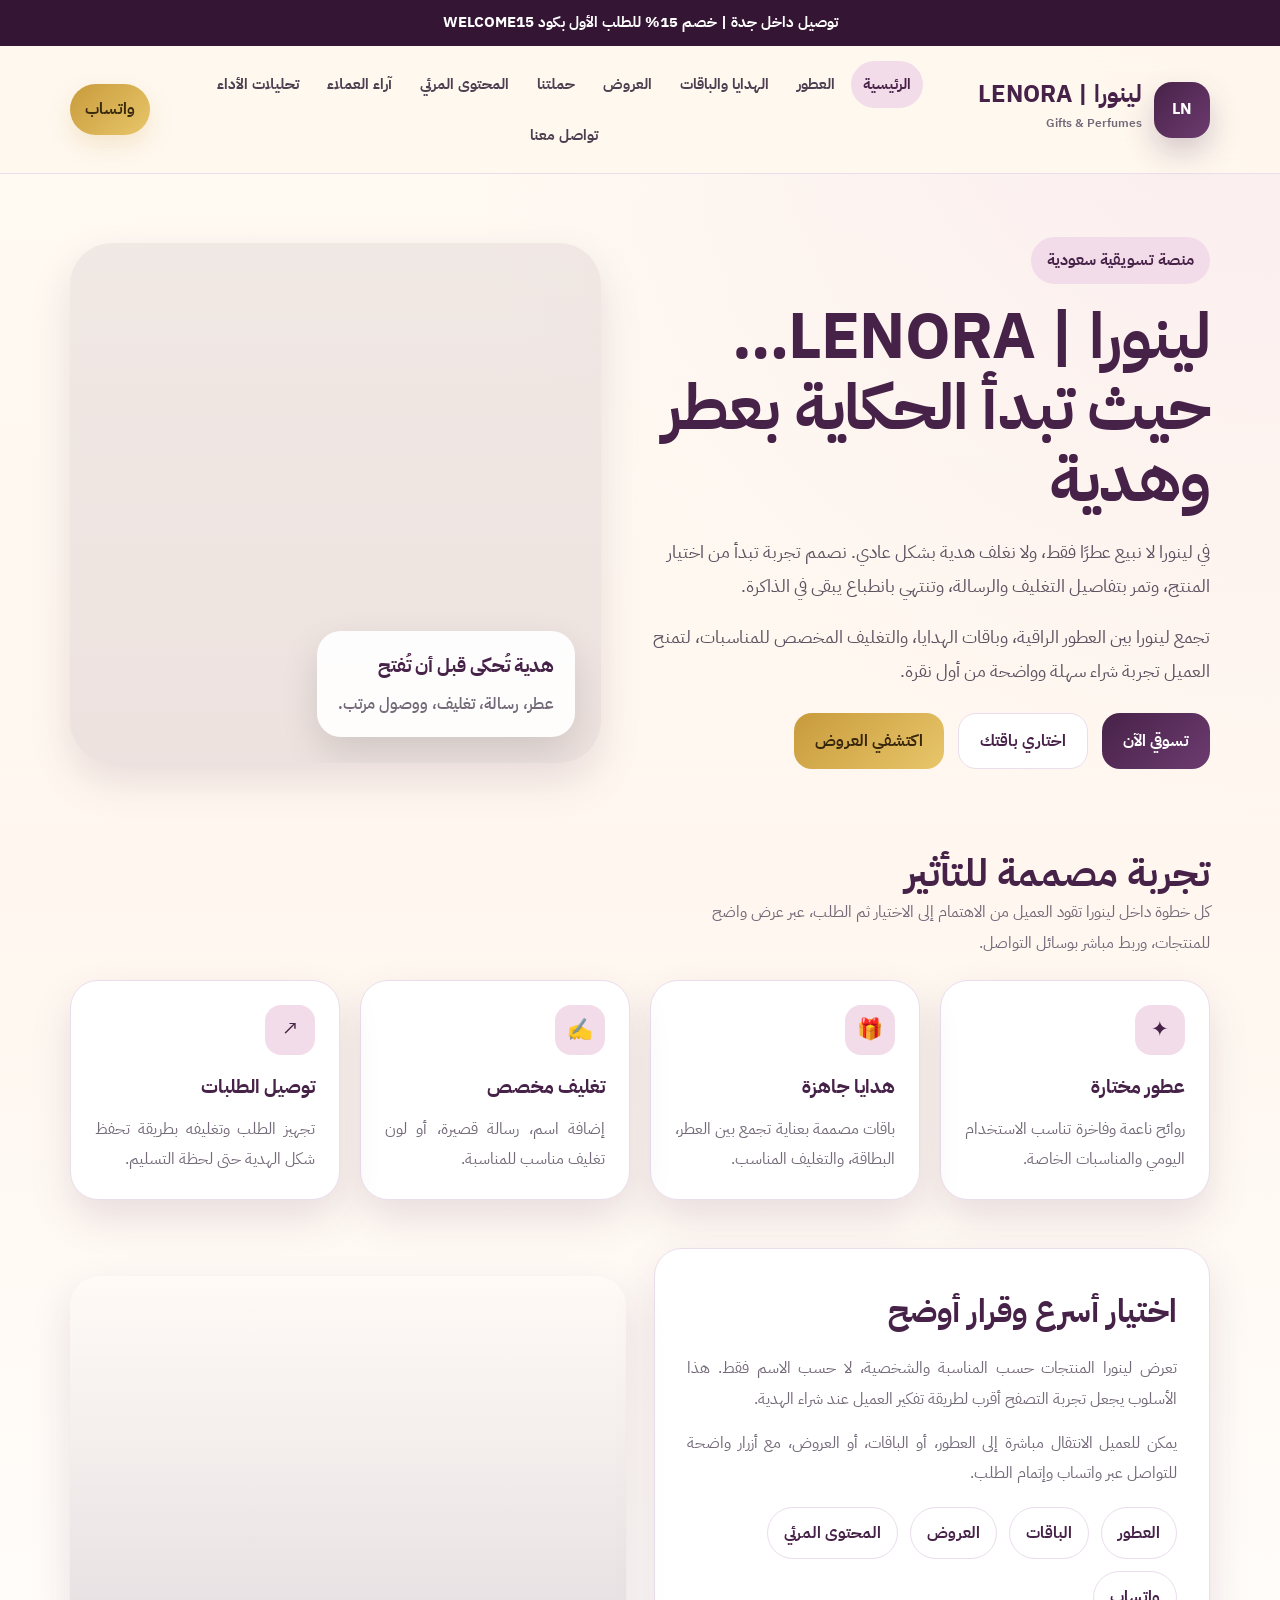
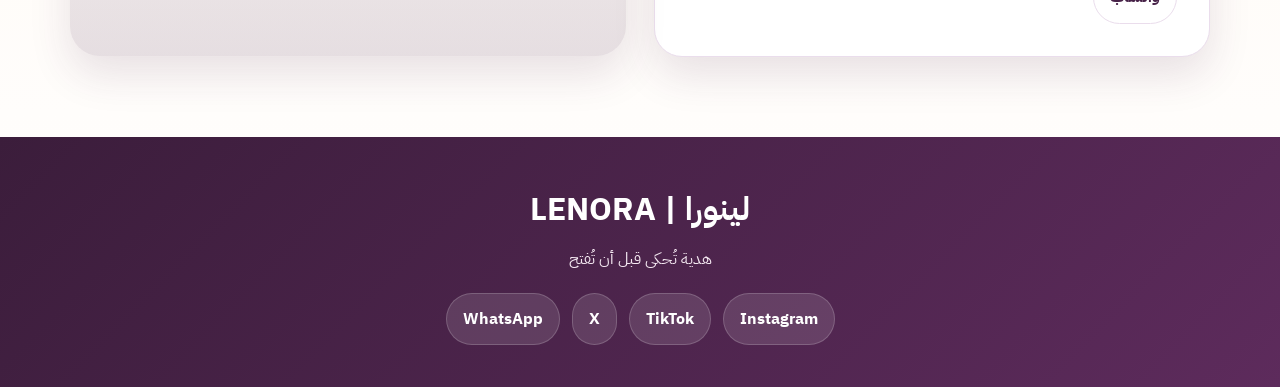
<file: index.html>
<!DOCTYPE html>
<html lang="ar" dir="rtl">
<head>
  <meta charset="UTF-8">
  <meta name="viewport" content="width=device-width, initial-scale=1.0">
  <title>لينورا | LENORA</title>
  <meta name="description" content="منصة لينورا التسويقية للعطور والهدايا وباقات المناسبات.">
  <link rel="stylesheet" href="style.css">
</head>

<body>

<div class="topbar">توصيل داخل جدة | خصم 15% للطلب الأول بكود WELCOME15</div>

<header class="header">
  <nav class="nav">
    <a class="brand" href="index.html">
      <div class="logo">LN</div>
      <div>
        <h1>لينورا | LENORA</h1>
        <small>Gifts & Perfumes</small>
      </div>
    </a>

    <div class="links">
      <a href="index.html" class="active">الرئيسية</a>
      <a href="products.html">العطور</a>
      <a href="gifts.html">الهدايا والباقات</a>
      <a href="offers.html">العروض</a>
      <a href="campaign.html">حملتنا</a>
      <a href="media.html">المحتوى المرئي</a>
      <a href="reviews.html">آراء العملاء</a>
      <a href="analytics.html">تحليلات الأداء</a>
      <a href="contact.html">تواصل معنا</a>
    </div>

    <a class="whatsapp" href="https://wa.me/966501081628" target="_blank" rel="noopener noreferrer">واتساب</a>
  </nav>
</header>

<main>

<section class="hero">
  <div>
    <span class="pill">منصة تسويقية سعودية</span>

    <h2>لينورا | LENORA… حيث تبدأ الحكاية بعطر وهدية</h2>

    <p>
      في لينورا لا نبيع عطرًا فقط، ولا نغلف هدية بشكل عادي. نصمم تجربة تبدأ من اختيار المنتج، وتمر بتفاصيل التغليف والرسالة، وتنتهي بانطباع يبقى في الذاكرة.
    </p>

    <p>
      تجمع لينورا بين العطور الراقية، وباقات الهدايا، والتغليف المخصص للمناسبات، لتمنح العميل تجربة شراء سهلة وواضحة من أول نقرة.
    </p>

    <div class="buttons">
      <a class="btn primary" href="products.html">تسوقي الآن</a>
      <a class="btn light" href="gifts.html">اختاري باقتك</a>
      <a class="btn gold" href="offers.html">اكتشفي العروض</a>
    </div>
  </div>

  <div class="visual">
    <div class="float">
      <strong>هدية تُحكى قبل أن تُفتح</strong>
      <span>عطر، رسالة، تغليف، ووصول مرتب.</span>
    </div>
  </div>
</section>

<section class="head">
  <div>
    <h2>تجربة مصممة للتأثير</h2>
    <p>
      كل خطوة داخل لينورا تقود العميل من الاهتمام إلى الاختيار ثم الطلب، عبر عرض واضح للمنتجات، وربط مباشر بوسائل التواصل.
    </p>
  </div>
</section>

<section class="features">
  <div class="feature">
    <div class="icon">✦</div>
    <h3>عطور مختارة</h3>
    <p>روائح ناعمة وفاخرة تناسب الاستخدام اليومي والمناسبات الخاصة.</p>
  </div>

  <div class="feature">
    <div class="icon">🎁</div>
    <h3>هدايا جاهزة</h3>
    <p>باقات مصممة بعناية تجمع بين العطر، البطاقة، والتغليف المناسب.</p>
  </div>

  <div class="feature">
    <div class="icon">✍</div>
    <h3>تغليف مخصص</h3>
    <p>إضافة اسم، رسالة قصيرة، أو لون تغليف مناسب للمناسبة.</p>
  </div>

  <div class="feature">
    <div class="icon">↗</div>
    <h3>توصيل الطلبات</h3>
    <p>تجهيز الطلب وتغليفه بطريقة تحفظ شكل الهدية حتى لحظة التسليم.</p>
  </div>
</section>

<section class="split">
  <div class="panel">
    <h3>اختيار أسرع وقرار أوضح</h3>

    <p>
      تعرض لينورا المنتجات حسب المناسبة والشخصية، لا حسب الاسم فقط. هذا الأسلوب يجعل تجربة التصفح أقرب لطريقة تفكير العميل عند شراء الهدية.
    </p>

    <p>
      يمكن للعميل الانتقال مباشرة إلى العطور، أو الباقات، أو العروض، مع أزرار واضحة للتواصل عبر واتساب وإتمام الطلب.
    </p>

    <div class="social">
      <a href="products.html">العطور</a>
      <a href="gifts.html">الباقات</a>
      <a href="offers.html">العروض</a>
      <a href="media.html">المحتوى المرئي</a>
      <a href="https://wa.me/966501081628" target="_blank" rel="noopener noreferrer">واتساب</a>
    </div>
  </div>

  <div class="box-img"></div>
</section>

</main>

<footer class="footer">
  <h2>لينورا | LENORA</h2>
  <p>هدية تُحكى قبل أن تُفتح</p>

  <div class="social">
    <a href="https://www.instagram.com/" target="_blank" rel="noopener noreferrer">Instagram</a>
    <a href="https://www.tiktok.com/" target="_blank" rel="noopener noreferrer">TikTok</a>
    <a href="https://x.com/" target="_blank" rel="noopener noreferrer">X</a>
    <a href="https://wa.me/966501081628" target="_blank" rel="noopener noreferrer">WhatsApp</a>
  </div>
</footer>

</body>
</html>
</file>
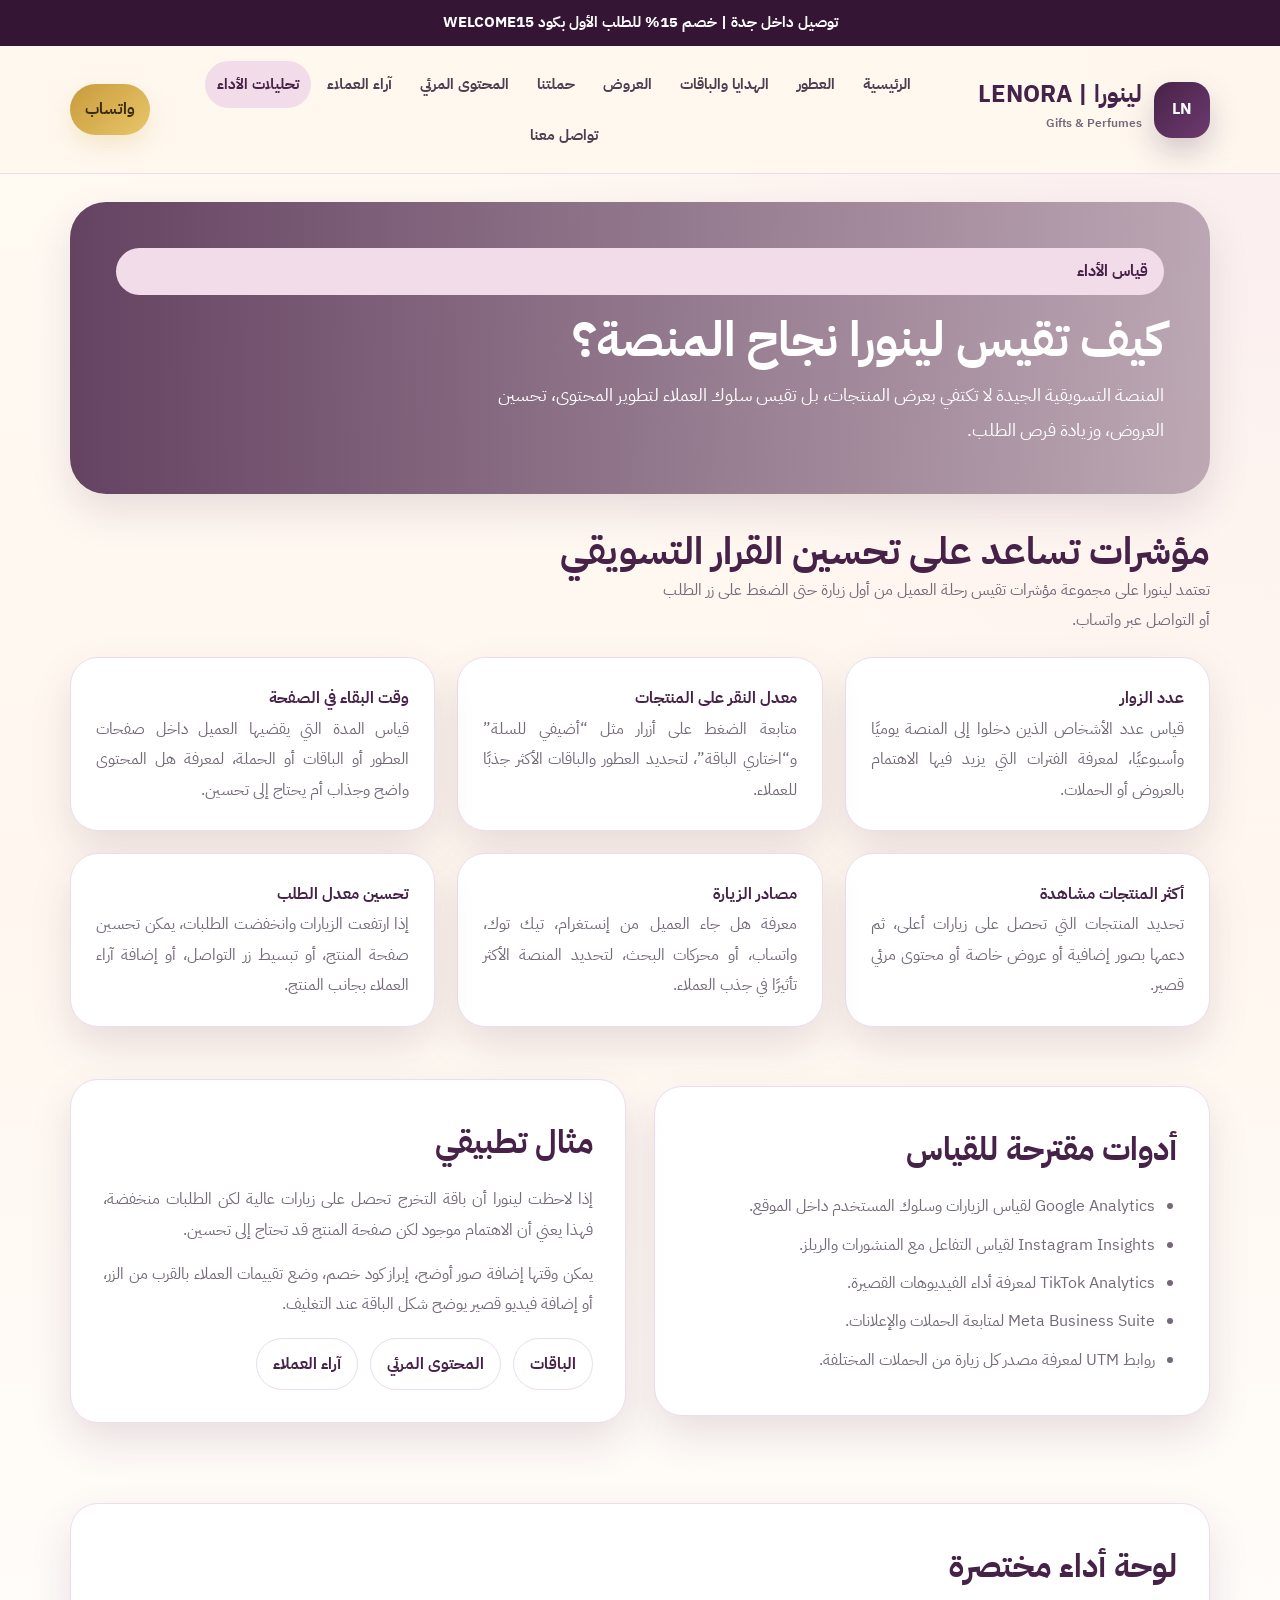
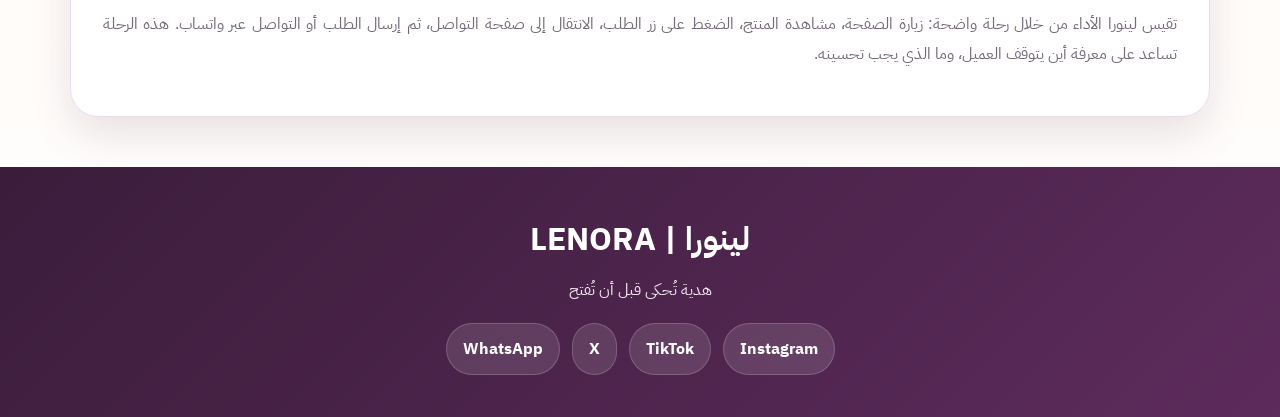
<file: analytics.html>
<!DOCTYPE html>
<html lang="ar" dir="rtl">
<head>
  <meta charset="UTF-8">
  <meta name="viewport" content="width=device-width, initial-scale=1.0">
  <title>لينورا | LENORA - تحليلات الأداء</title>
  <meta name="description" content="آلية قياس أداء منصة لينورا التسويقية ومؤشرات التحسين.">
  <link rel="stylesheet" href="style.css">
</head>

<body>

<div class="topbar">توصيل داخل جدة | خصم 15% للطلب الأول بكود WELCOME15</div>

<header class="header">
  <nav class="nav">
    <a class="brand" href="index.html">
      <div class="logo">LN</div>
      <div>
        <h1>لينورا | LENORA</h1>
        <small>Gifts & Perfumes</small>
      </div>
    </a>

    <div class="links">
      <a href="index.html">الرئيسية</a>
      <a href="products.html">العطور</a>
      <a href="gifts.html">الهدايا والباقات</a>
      <a href="offers.html">العروض</a>
      <a href="campaign.html">حملتنا</a>
      <a href="media.html">المحتوى المرئي</a>
      <a href="reviews.html">آراء العملاء</a>
      <a href="analytics.html" class="active">تحليلات الأداء</a>
      <a href="contact.html">تواصل معنا</a>
    </div>

    <a class="whatsapp" href="https://wa.me/966501081628" target="_blank" rel="noopener noreferrer">واتساب</a>
  </nav>
</header>

<main>

<section class="page analytics">
  <span class="pill">قياس الأداء</span>
  <h2>كيف تقيس لينورا نجاح المنصة؟</h2>
  <p>
    المنصة التسويقية الجيدة لا تكتفي بعرض المنتجات، بل تقيس سلوك العملاء لتطوير المحتوى، تحسين العروض، وزيادة فرص الطلب.
  </p>
</section>

<section class="head">
  <div>
    <h2>مؤشرات تساعد على تحسين القرار التسويقي</h2>
    <p>
      تعتمد لينورا على مجموعة مؤشرات تقيس رحلة العميل من أول زيارة حتى الضغط على زر الطلب أو التواصل عبر واتساب.
    </p>
  </div>
</section>

<section class="metric-grid">

  <div class="metric">
    <strong>عدد الزوار</strong>
    <p>
      قياس عدد الأشخاص الذين دخلوا إلى المنصة يوميًا وأسبوعيًا، لمعرفة الفترات التي يزيد فيها الاهتمام بالعروض أو الحملات.
    </p>
  </div>

  <div class="metric">
    <strong>معدل النقر على المنتجات</strong>
    <p>
      متابعة الضغط على أزرار مثل “أضيفي للسلة” و“اختاري الباقة”، لتحديد العطور والباقات الأكثر جذبًا للعملاء.
    </p>
  </div>

  <div class="metric">
    <strong>وقت البقاء في الصفحة</strong>
    <p>
      قياس المدة التي يقضيها العميل داخل صفحات العطور أو الباقات أو الحملة، لمعرفة هل المحتوى واضح وجذاب أم يحتاج إلى تحسين.
    </p>
  </div>

  <div class="metric">
    <strong>أكثر المنتجات مشاهدة</strong>
    <p>
      تحديد المنتجات التي تحصل على زيارات أعلى، ثم دعمها بصور إضافية أو عروض خاصة أو محتوى مرئي قصير.
    </p>
  </div>

  <div class="metric">
    <strong>مصادر الزيارة</strong>
    <p>
      معرفة هل جاء العميل من إنستغرام، تيك توك، واتساب، أو محركات البحث، لتحديد المنصة الأكثر تأثيرًا في جذب العملاء.
    </p>
  </div>

  <div class="metric">
    <strong>تحسين معدل الطلب</strong>
    <p>
      إذا ارتفعت الزيارات وانخفضت الطلبات، يمكن تحسين صفحة المنتج، أو تبسيط زر التواصل، أو إضافة آراء العملاء بجانب المنتج.
    </p>
  </div>

</section>

<section class="split">
  <div class="panel">
    <h3>أدوات مقترحة للقياس</h3>
    <ul>
      <li>Google Analytics لقياس الزيارات وسلوك المستخدم داخل الموقع.</li>
      <li>Instagram Insights لقياس التفاعل مع المنشورات والريلز.</li>
      <li>TikTok Analytics لمعرفة أداء الفيديوهات القصيرة.</li>
      <li>Meta Business Suite لمتابعة الحملات والإعلانات.</li>
      <li>روابط UTM لمعرفة مصدر كل زيارة من الحملات المختلفة.</li>
    </ul>
  </div>

  <div class="panel">
    <h3>مثال تطبيقي</h3>
    <p>
      إذا لاحظت لينورا أن باقة التخرج تحصل على زيارات عالية لكن الطلبات منخفضة، فهذا يعني أن الاهتمام موجود لكن صفحة المنتج قد تحتاج إلى تحسين.
    </p>
    <p>
      يمكن وقتها إضافة صور أوضح، إبراز كود خصم، وضع تقييمات العملاء بالقرب من الزر، أو إضافة فيديو قصير يوضح شكل الباقة عند التغليف.
    </p>

    <div class="social">
      <a href="gifts.html">الباقات</a>
      <a href="media.html">المحتوى المرئي</a>
      <a href="reviews.html">آراء العملاء</a>
    </div>
  </div>
</section>

<section class="panel">
  <h3>لوحة أداء مختصرة</h3>
  <p>
    تقيس لينورا الأداء من خلال رحلة واضحة: زيارة الصفحة، مشاهدة المنتج، الضغط على زر الطلب، الانتقال إلى صفحة التواصل، ثم إرسال الطلب أو التواصل عبر واتساب. هذه الرحلة تساعد على معرفة أين يتوقف العميل، وما الذي يجب تحسينه.
  </p>
</section>

</main>

<footer class="footer">
  <h2>لينورا | LENORA</h2>
  <p>هدية تُحكى قبل أن تُفتح</p>

  <div class="social">
    <a href="https://www.instagram.com/" target="_blank" rel="noopener noreferrer">Instagram</a>
    <a href="https://www.tiktok.com/" target="_blank" rel="noopener noreferrer">TikTok</a>
    <a href="https://x.com/" target="_blank" rel="noopener noreferrer">X</a>
    <a href="https://wa.me/966501081628" target="_blank" rel="noopener noreferrer">WhatsApp</a>
  </div>
</footer>

</body>
</html>
</file>
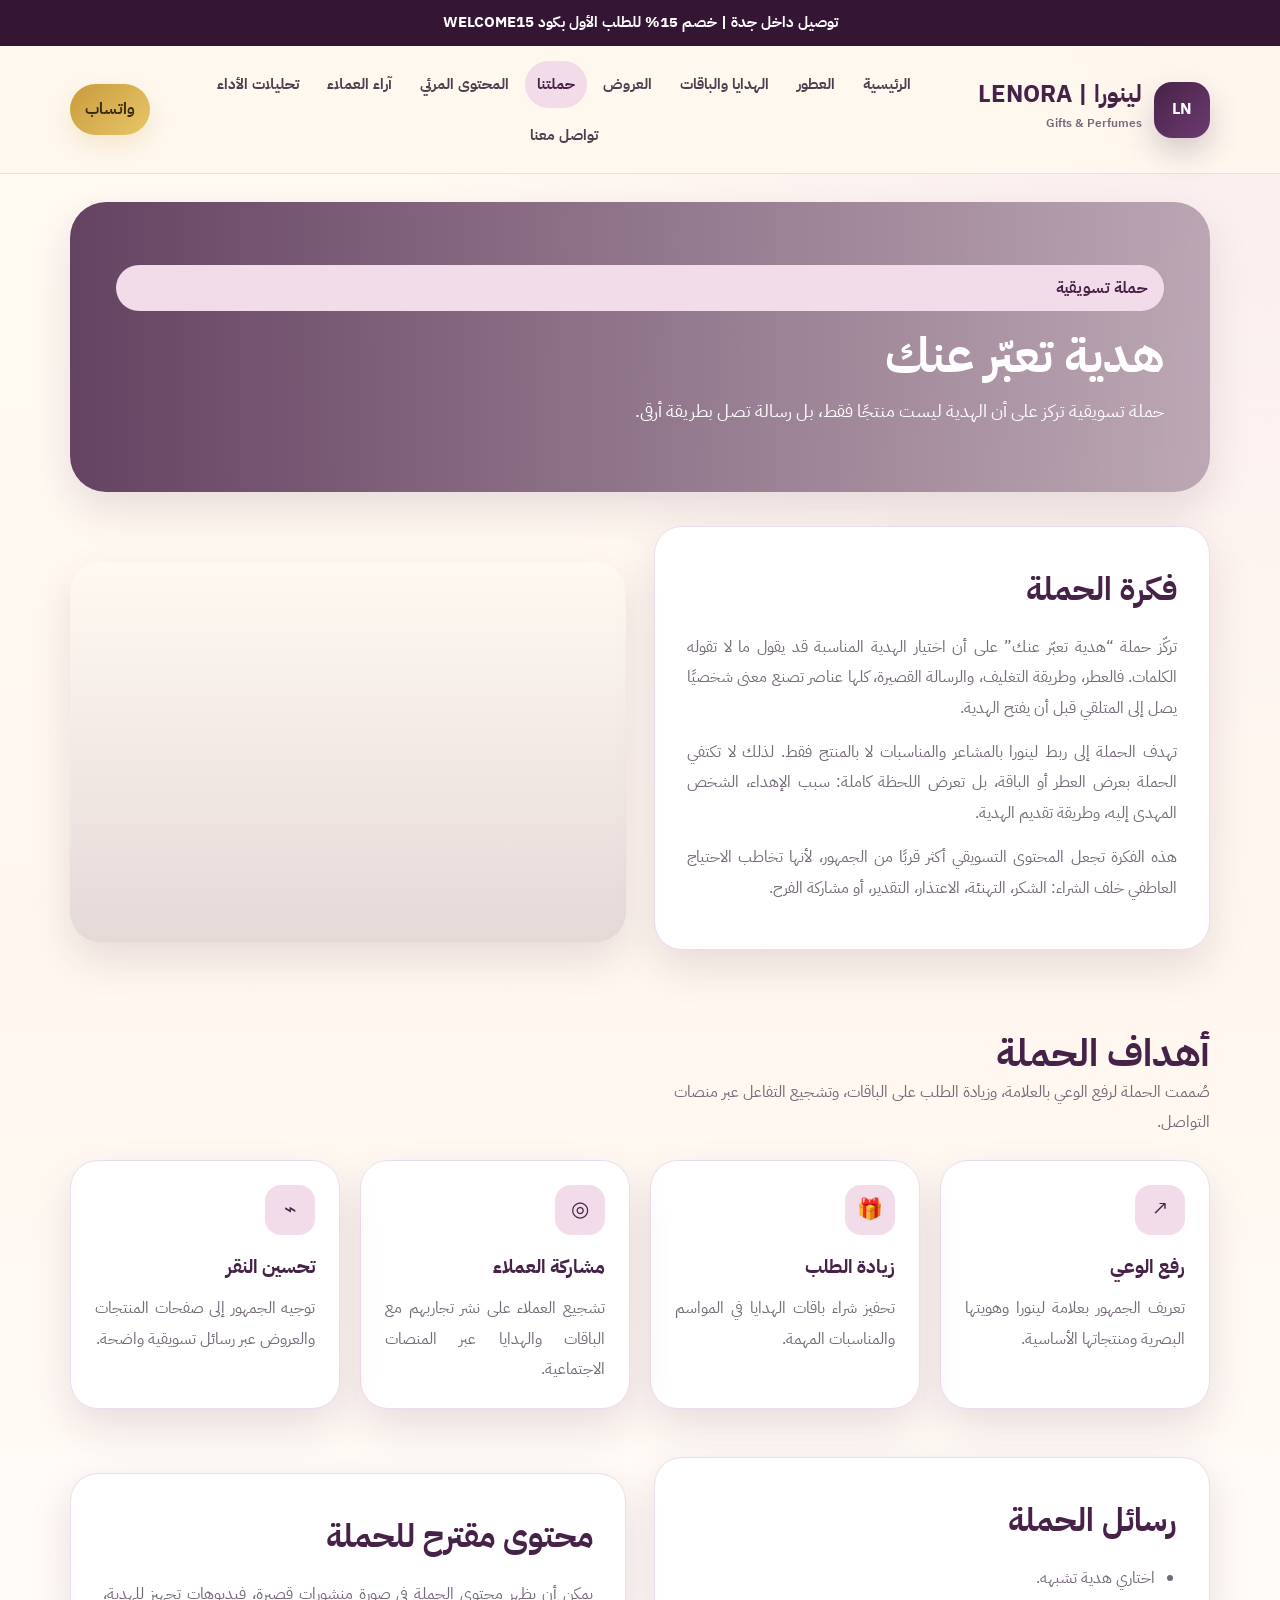
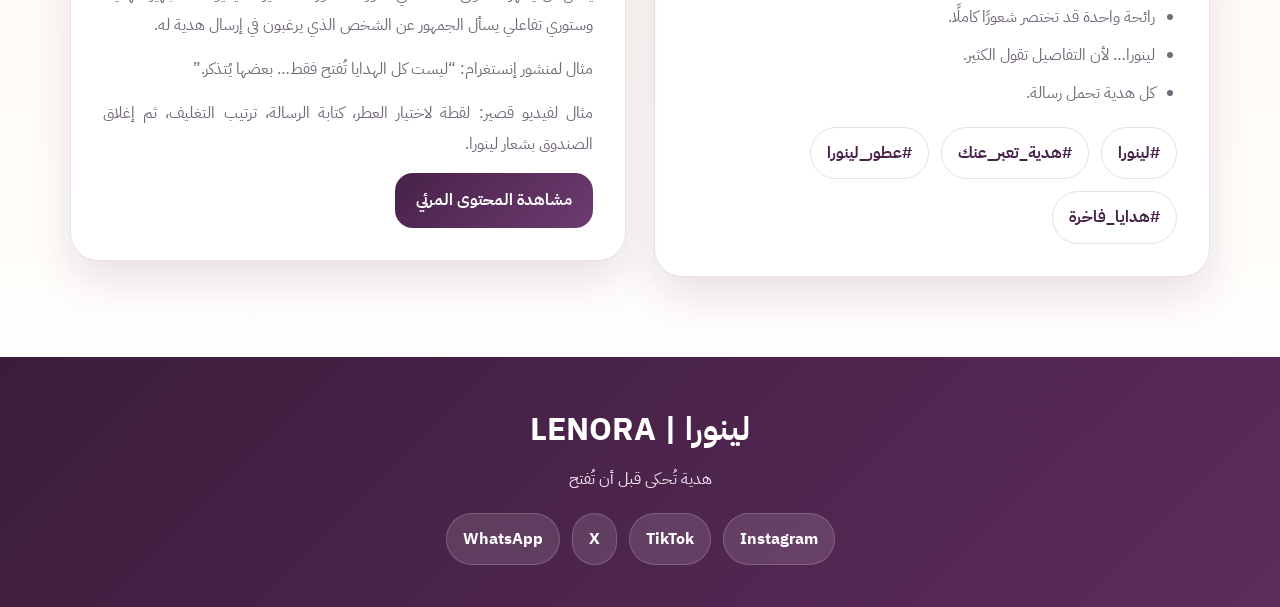
<file: campaign.html>
<!DOCTYPE html>
<html lang="ar" dir="rtl">
<head>
  <meta charset="UTF-8">
  <meta name="viewport" content="width=device-width, initial-scale=1.0">
  <title>لينورا | LENORA - حملتنا</title>
  <meta name="description" content="حملة لينورا التسويقية: هدية تعبّر عنك.">
  <link rel="stylesheet" href="style.css">
</head>

<body>

<div class="topbar">توصيل داخل جدة | خصم 15% للطلب الأول بكود WELCOME15</div>

<header class="header">
  <nav class="nav">
    <a class="brand" href="index.html">
      <div class="logo">LN</div>
      <div>
        <h1>لينورا | LENORA</h1>
        <small>Gifts & Perfumes</small>
      </div>
    </a>

    <div class="links">
      <a href="index.html">الرئيسية</a>
      <a href="products.html">العطور</a>
      <a href="gifts.html">الهدايا والباقات</a>
      <a href="offers.html">العروض</a>
      <a href="campaign.html" class="active">حملتنا</a>
      <a href="media.html">المحتوى المرئي</a>
      <a href="reviews.html">آراء العملاء</a>
      <a href="analytics.html">تحليلات الأداء</a>
      <a href="contact.html">تواصل معنا</a>
    </div>

    <a class="whatsapp" href="https://wa.me/966501081628" target="_blank" rel="noopener noreferrer">واتساب</a>
  </nav>
</header>

<main>

<section class="page campaign">
  <span class="pill">حملة تسويقية</span>
  <h2>هدية تعبّر عنك</h2>
  <p>
    حملة تسويقية تركز على أن الهدية ليست منتجًا فقط، بل رسالة تصل بطريقة أرقى.
  </p>
</section>

<section class="split">
  <div class="panel">
    <h3>فكرة الحملة</h3>

    <p>
      تركّز حملة “هدية تعبّر عنك” على أن اختيار الهدية المناسبة قد يقول ما لا تقوله الكلمات. فالعطر، وطريقة التغليف، والرسالة القصيرة، كلها عناصر تصنع معنى شخصيًا يصل إلى المتلقي قبل أن يفتح الهدية.
    </p>

    <p>
      تهدف الحملة إلى ربط لينورا بالمشاعر والمناسبات لا بالمنتج فقط. لذلك لا تكتفي الحملة بعرض العطر أو الباقة، بل تعرض اللحظة كاملة: سبب الإهداء، الشخص المهدى إليه، وطريقة تقديم الهدية.
    </p>

    <p>
      هذه الفكرة تجعل المحتوى التسويقي أكثر قربًا من الجمهور، لأنها تخاطب الاحتياج العاطفي خلف الشراء: الشكر، التهنئة، الاعتذار، التقدير، أو مشاركة الفرح.
    </p>
  </div>

  <div class="box-img"></div>
</section>

<section class="head">
  <div>
    <h2>أهداف الحملة</h2>
    <p>
      صُممت الحملة لرفع الوعي بالعلامة، وزيادة الطلب على الباقات، وتشجيع التفاعل عبر منصات التواصل.
    </p>
  </div>
</section>

<section class="features">
  <div class="feature">
    <div class="icon">↗</div>
    <h3>رفع الوعي</h3>
    <p>تعريف الجمهور بعلامة لينورا وهويتها البصرية ومنتجاتها الأساسية.</p>
  </div>

  <div class="feature">
    <div class="icon">🎁</div>
    <h3>زيادة الطلب</h3>
    <p>تحفيز شراء باقات الهدايا في المواسم والمناسبات المهمة.</p>
  </div>

  <div class="feature">
    <div class="icon">◎</div>
    <h3>مشاركة العملاء</h3>
    <p>تشجيع العملاء على نشر تجاربهم مع الباقات والهدايا عبر المنصات الاجتماعية.</p>
  </div>

  <div class="feature">
    <div class="icon">⌁</div>
    <h3>تحسين النقر</h3>
    <p>توجيه الجمهور إلى صفحات المنتجات والعروض عبر رسائل تسويقية واضحة.</p>
  </div>
</section>

<section class="split">
  <div class="panel">
    <h3>رسائل الحملة</h3>

    <ul>
      <li>اختاري هدية تشبهه.</li>
      <li>رائحة واحدة قد تختصر شعورًا كاملًا.</li>
      <li>لينورا… لأن التفاصيل تقول الكثير.</li>
      <li>كل هدية تحمل رسالة.</li>
    </ul>

    <div class="social">
      <a>#لينورا</a>
      <a>#هدية_تعبر_عنك</a>
      <a>#عطور_لينورا</a>
      <a>#هدايا_فاخرة</a>
    </div>
  </div>

  <div class="panel">
    <h3>محتوى مقترح للحملة</h3>

    <p>
      يمكن أن يظهر محتوى الحملة في صورة منشورات قصيرة، فيديوهات تجهيز للهدية، وستوري تفاعلي يسأل الجمهور عن الشخص الذي يرغبون في إرسال هدية له.
    </p>

    <p>
      مثال لمنشور إنستغرام: “ليست كل الهدايا تُفتح فقط… بعضها يُتذكر.”
    </p>

    <p>
      مثال لفيديو قصير: لقطة لاختيار العطر، كتابة الرسالة، ترتيب التغليف، ثم إغلاق الصندوق بشعار لينورا.
    </p>

    <a class="btn primary" href="media.html">مشاهدة المحتوى المرئي</a>
  </div>
</section>

</main>

<footer class="footer">
  <h2>لينورا | LENORA</h2>
  <p>هدية تُحكى قبل أن تُفتح</p>

  <div class="social">
    <a href="https://www.instagram.com/" target="_blank" rel="noopener noreferrer">Instagram</a>
    <a href="https://www.tiktok.com/" target="_blank" rel="noopener noreferrer">TikTok</a>
    <a href="https://x.com/" target="_blank" rel="noopener noreferrer">X</a>
    <a href="https://wa.me/966501081628" target="_blank" rel="noopener noreferrer">WhatsApp</a>
  </div>
</footer>

</body>
</html>
</file>
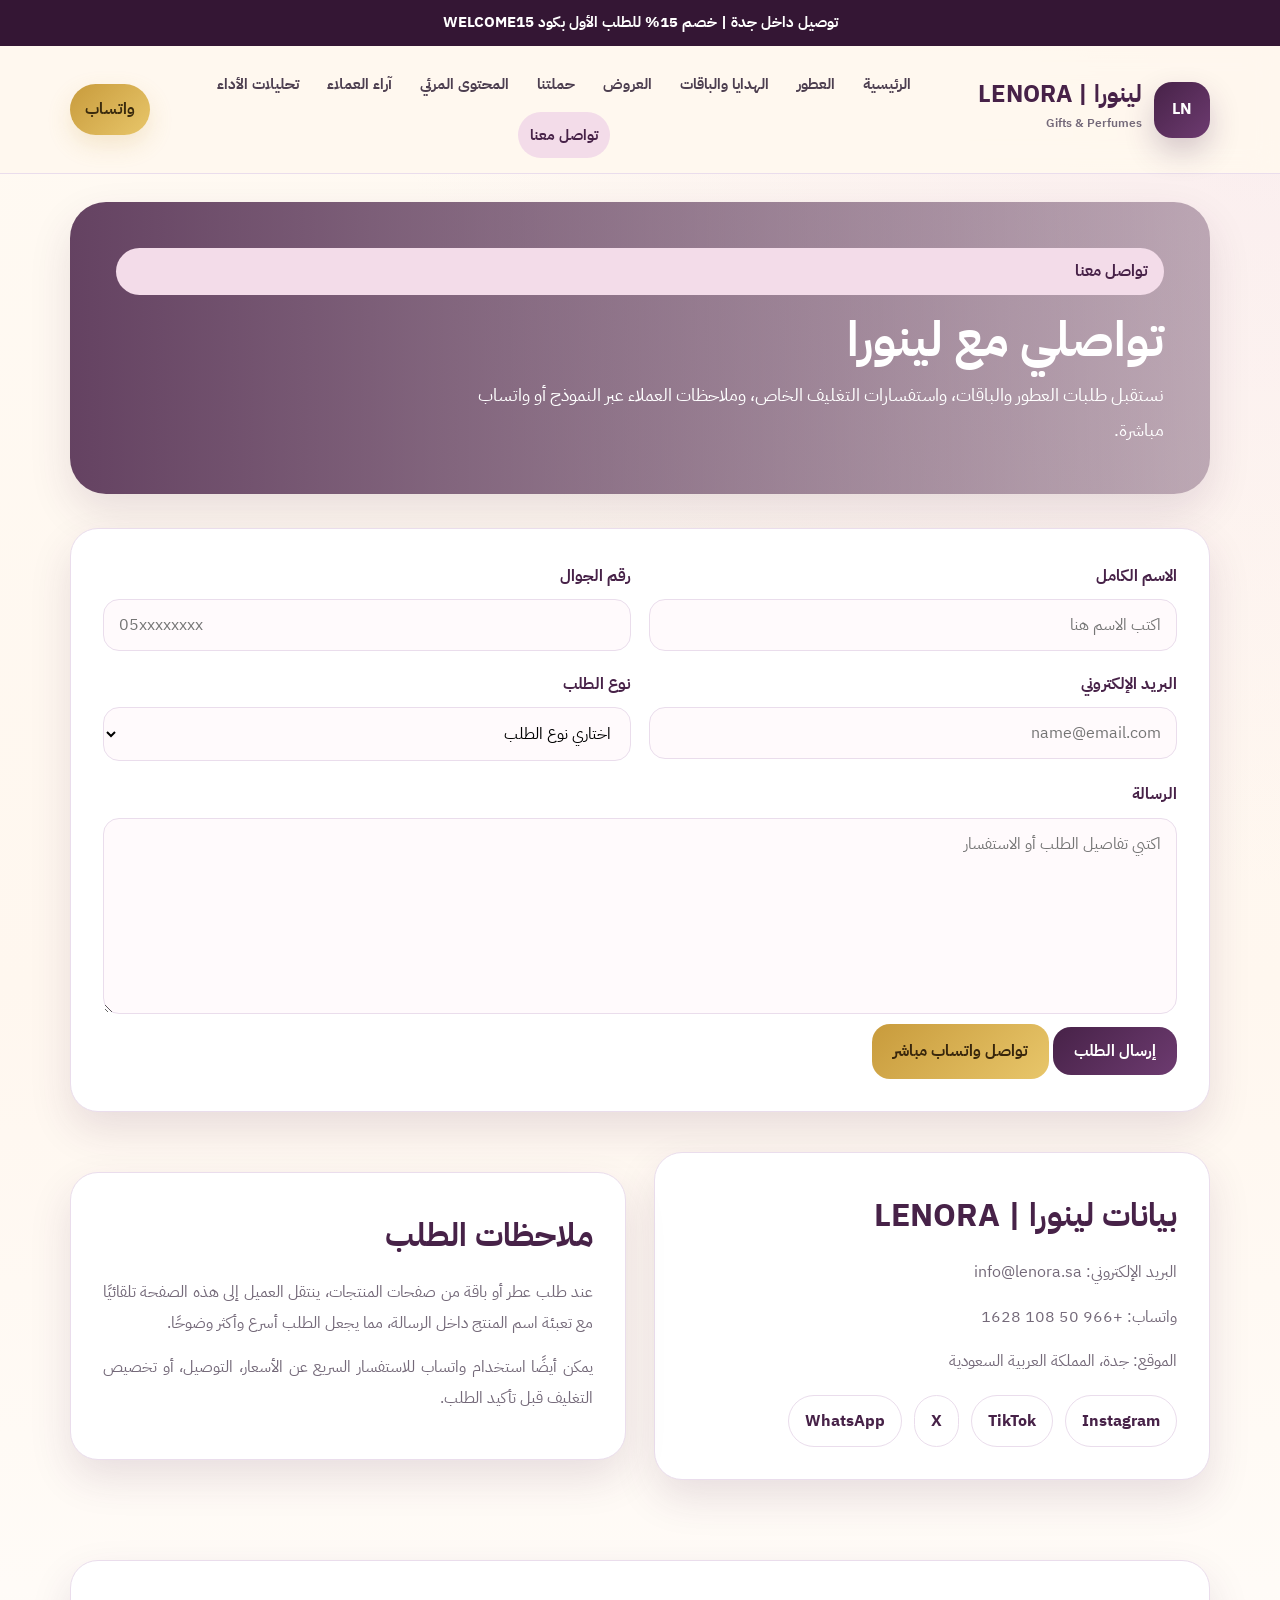
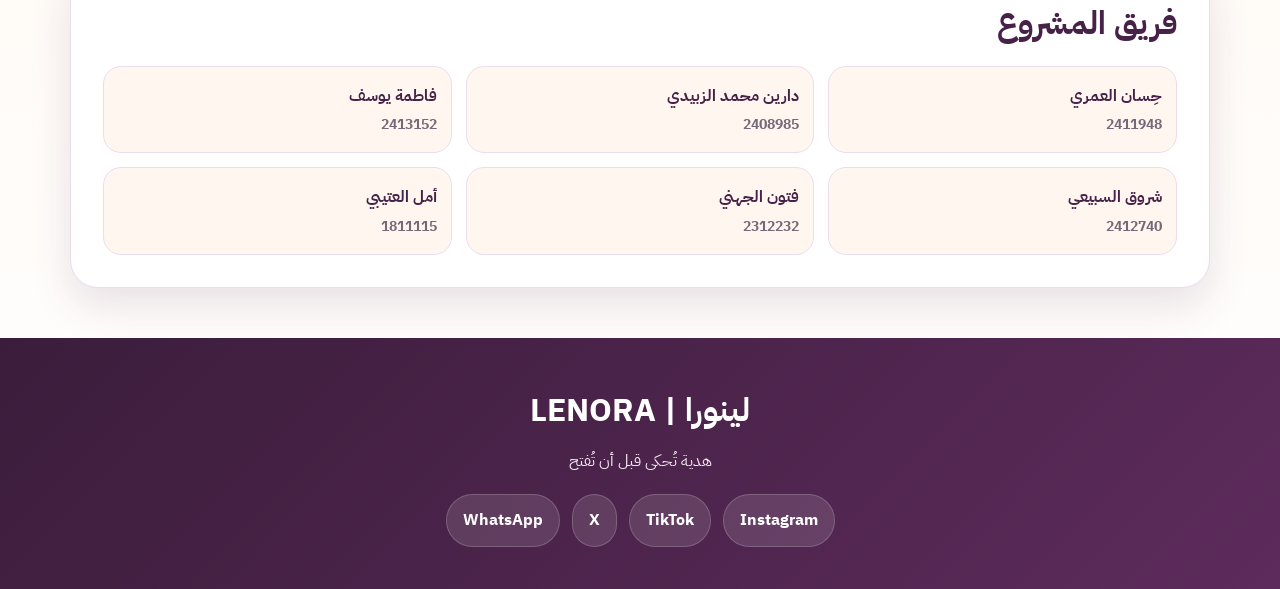
<file: contact.html>
<!DOCTYPE html>
<html lang="ar" dir="rtl">
<head>
  <meta charset="UTF-8">
  <meta name="viewport" content="width=device-width, initial-scale=1.0">
  <title>لينورا | LENORA - تواصل معنا</title>
  <meta name="description" content="تواصل مع لينورا لطلب العطور والهدايا والباقات والتغليف الخاص.">
  <link rel="stylesheet" href="style.css">
</head>

<body>

<div class="topbar">توصيل داخل جدة | خصم 15% للطلب الأول بكود WELCOME15</div>

<header class="header">
  <nav class="nav">
    <a class="brand" href="index.html">
      <div class="logo">LN</div>
      <div>
        <h1>لينورا | LENORA</h1>
        <small>Gifts & Perfumes</small>
      </div>
    </a>

    <div class="links">
      <a href="index.html">الرئيسية</a>
      <a href="products.html">العطور</a>
      <a href="gifts.html">الهدايا والباقات</a>
      <a href="offers.html">العروض</a>
      <a href="campaign.html">حملتنا</a>
      <a href="media.html">المحتوى المرئي</a>
      <a href="reviews.html">آراء العملاء</a>
      <a href="analytics.html">تحليلات الأداء</a>
      <a href="contact.html" class="active">تواصل معنا</a>
    </div>

    <a class="whatsapp" href="https://wa.me/966501081628" target="_blank" rel="noopener noreferrer">واتساب</a>
  </nav>
</header>

<main>

<section class="page contact">
  <span class="pill">تواصل معنا</span>
  <h2>تواصلي مع لينورا</h2>
  <p>
    نستقبل طلبات العطور والباقات، واستفسارات التغليف الخاص، وملاحظات العملاء عبر النموذج أو واتساب مباشرة.
  </p>
</section>

<section class="form-card">
  <form id="contactForm">

    <div class="form-grid">
      <div>
        <label for="name">الاسم الكامل</label>
        <input type="text" id="name" required placeholder="اكتب الاسم هنا">
      </div>

      <div>
        <label for="phone">رقم الجوال</label>
        <input type="tel" id="phone" required placeholder="05xxxxxxxx">
      </div>

      <div>
        <label for="email">البريد الإلكتروني</label>
        <input type="email" id="email" placeholder="name@email.com">
      </div>

      <div>
        <label for="type">نوع الطلب</label>
        <select id="type" required>
          <option value="">اختاري نوع الطلب</option>
          <option>طلب عطر</option>
          <option>باقة هدية</option>
          <option>تغليف خاص</option>
          <option>استفسار عن عرض</option>
          <option>تقييم تجربة</option>
        </select>
      </div>

      <div class="full">
        <label for="message">الرسالة</label>
        <textarea id="message" rows="7" required placeholder="اكتبي تفاصيل الطلب أو الاستفسار"></textarea>
      </div>
    </div>

    <button class="btn primary" type="submit">إرسال الطلب</button>
    <a class="btn gold" href="https://wa.me/966501081628" target="_blank" rel="noopener noreferrer">تواصل واتساب مباشر</a>
  </form>
</section>

<section class="split">
  <div class="panel">
    <h3>بيانات لينورا | LENORA</h3>

    <p>البريد الإلكتروني: info@lenora.sa</p>
    <p>واتساب: +966 50 108 1628</p>
    <p>الموقع: جدة، المملكة العربية السعودية</p>

    <div class="social">
      <a href="https://www.instagram.com/" target="_blank" rel="noopener noreferrer">Instagram</a>
      <a href="https://www.tiktok.com/" target="_blank" rel="noopener noreferrer">TikTok</a>
      <a href="https://x.com/" target="_blank" rel="noopener noreferrer">X</a>
      <a href="https://wa.me/966501081628" target="_blank" rel="noopener noreferrer">WhatsApp</a>
    </div>
  </div>

  <div class="panel">
    <h3>ملاحظات الطلب</h3>
    <p>
      عند طلب عطر أو باقة من صفحات المنتجات، ينتقل العميل إلى هذه الصفحة تلقائيًا مع تعبئة اسم المنتج داخل الرسالة، مما يجعل الطلب أسرع وأكثر وضوحًا.
    </p>
    <p>
      يمكن أيضًا استخدام واتساب للاستفسار السريع عن الأسعار، التوصيل، أو تخصيص التغليف قبل تأكيد الطلب.
    </p>
  </div>
</section>

<section class="panel">
  <h3>فريق المشروع</h3>

  <div class="team">
    <div class="member">حِسان العمري<span>2411948</span></div>
    <div class="member">دارين محمد الزبيدي<span>2408985</span></div>
    <div class="member">فاطمة يوسف<span>2413152</span></div>
    <div class="member">شروق السبيعي<span>2412740</span></div>
    <div class="member">فتون الجهني<span>2312232</span></div>
    <div class="member">أمل العتيبي<span>1811115</span></div>
  </div>
</section>

</main>

<footer class="footer">
  <h2>لينورا | LENORA</h2>
  <p>هدية تُحكى قبل أن تُفتح</p>

  <div class="social">
    <a href="https://www.instagram.com/" target="_blank" rel="noopener noreferrer">Instagram</a>
    <a href="https://www.tiktok.com/" target="_blank" rel="noopener noreferrer">TikTok</a>
    <a href="https://x.com/" target="_blank" rel="noopener noreferrer">X</a>
    <a href="https://wa.me/966501081628" target="_blank" rel="noopener noreferrer">WhatsApp</a>
  </div>
</footer>

<script src="script.js"></script>

</body>
</html>
</file>
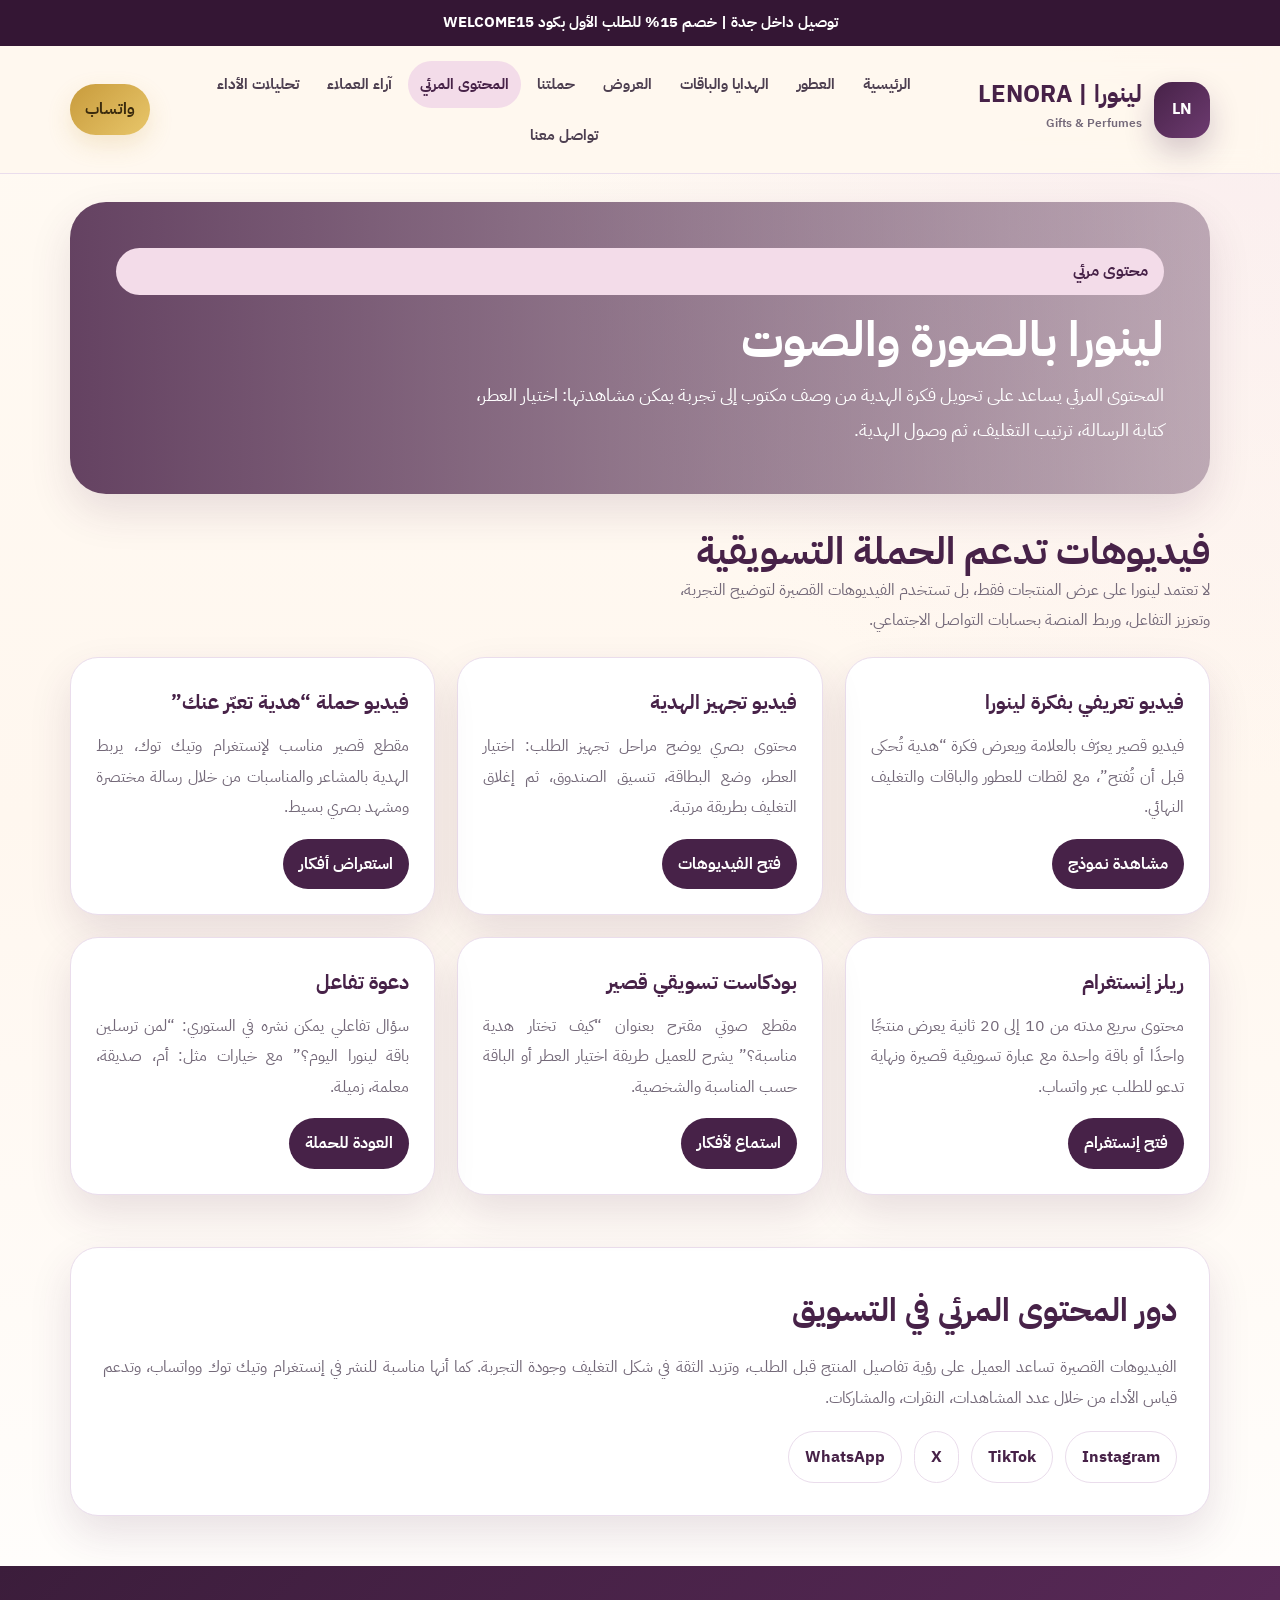
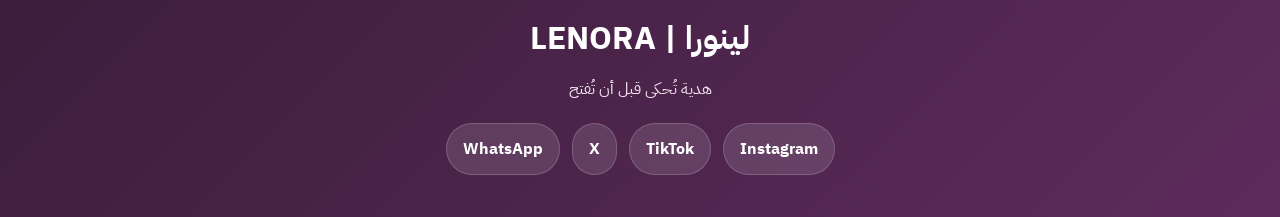
<file: media-2.html>
<!DOCTYPE html>
<html lang="ar" dir="rtl">
<head>
  <meta charset="UTF-8">
  <meta name="viewport" content="width=device-width, initial-scale=1.0">
  <title>لينورا | LENORA - المحتوى المرئي</title>
  <meta name="description" content="المحتوى المرئي لحملة لينورا التسويقية: فيديوهات، أفكار قصيرة، وروابط منصات التواصل.">
  <link rel="stylesheet" href="style.css">
</head>

<body>

<div class="topbar">توصيل داخل جدة | خصم 15% للطلب الأول بكود WELCOME15</div>

<header class="header">
  <nav class="nav">
    <a class="brand" href="index.html">
      <div class="logo">LN</div>
      <div>
        <h1>لينورا | LENORA</h1>
        <small>Gifts & Perfumes</small>
      </div>
    </a>

    <div class="links">
      <a href="index.html">الرئيسية</a>
      <a href="products.html">العطور</a>
      <a href="gifts.html">الهدايا والباقات</a>
      <a href="offers.html">العروض</a>
      <a href="campaign.html">حملتنا</a>
      <a href="media.html" class="active">المحتوى المرئي</a>
      <a href="reviews.html">آراء العملاء</a>
      <a href="analytics.html">تحليلات الأداء</a>
      <a href="contact.html">تواصل معنا</a>
    </div>

    <a class="whatsapp" href="https://wa.me/966501081628" target="_blank" rel="noopener noreferrer">واتساب</a>
  </nav>
</header>

<main>

<section class="page media">
  <span class="pill">محتوى مرئي</span>
  <h2>لينورا بالصورة والصوت</h2>
  <p>
    المحتوى المرئي يساعد على تحويل فكرة الهدية من وصف مكتوب إلى تجربة يمكن مشاهدتها: اختيار العطر، كتابة الرسالة، ترتيب التغليف، ثم وصول الهدية.
  </p>
</section>

<section class="head">
  <div>
    <h2>فيديوهات تدعم الحملة التسويقية</h2>
    <p>
      لا تعتمد لينورا على عرض المنتجات فقط، بل تستخدم الفيديوهات القصيرة لتوضيح التجربة، وتعزيز التفاعل، وربط المنصة بحسابات التواصل الاجتماعي.
    </p>
  </div>
</section>

<section class="media-grid">

  <article class="media-card">
    <h3>فيديو تعريفي بفكرة لينورا</h3>
    <p>
      فيديو قصير يعرّف بالعلامة ويعرض فكرة “هدية تُحكى قبل أن تُفتح”، مع لقطات للعطور والباقات والتغليف النهائي.
    </p>
    <a href="https://www.youtube.com/results?search_query=luxury+gift+wrapping+perfume" target="_blank" rel="noopener noreferrer">مشاهدة نموذج</a>
  </article>

  <article class="media-card">
    <h3>فيديو تجهيز الهدية</h3>
    <p>
      محتوى بصري يوضح مراحل تجهيز الطلب: اختيار العطر، وضع البطاقة، تنسيق الصندوق، ثم إغلاق التغليف بطريقة مرتبة.
    </p>
    <a href="https://www.youtube.com/results?search_query=gift+wrapping+perfume+box" target="_blank" rel="noopener noreferrer">فتح الفيديوهات</a>
  </article>

  <article class="media-card">
    <h3>فيديو حملة “هدية تعبّر عنك”</h3>
    <p>
      مقطع قصير مناسب لإنستغرام وتيك توك، يربط الهدية بالمشاعر والمناسبات من خلال رسالة مختصرة ومشهد بصري بسيط.
    </p>
    <a href="https://www.tiktok.com/search?q=gift%20wrapping%20perfume" target="_blank" rel="noopener noreferrer">استعراض أفكار</a>
  </article>

  <article class="media-card">
    <h3>ريلز إنستغرام</h3>
    <p>
      محتوى سريع مدته من 10 إلى 20 ثانية يعرض منتجًا واحدًا أو باقة واحدة مع عبارة تسويقية قصيرة ونهاية تدعو للطلب عبر واتساب.
    </p>
    <a href="https://www.instagram.com/explore/search/keyword/?q=perfume%20gift" target="_blank" rel="noopener noreferrer">فتح إنستغرام</a>
  </article>

  <article class="media-card">
    <h3>بودكاست تسويقي قصير</h3>
    <p>
      مقطع صوتي مقترح بعنوان “كيف تختار هدية مناسبة؟” يشرح للعميل طريقة اختيار العطر أو الباقة حسب المناسبة والشخصية.
    </p>
    <a href="https://podcasts.apple.com/sa/genre/podcasts-business/id1321" target="_blank" rel="noopener noreferrer">استماع لأفكار</a>
  </article>

  <article class="media-card">
    <h3>دعوة تفاعل</h3>
    <p>
      سؤال تفاعلي يمكن نشره في الستوري: “لمن ترسلين باقة لينورا اليوم؟” مع خيارات مثل: أم، صديقة، معلمة، زميلة.
    </p>
    <a href="campaign.html">العودة للحملة</a>
  </article>

</section>

<section class="panel">
  <h3>دور المحتوى المرئي في التسويق</h3>
  <p>
    الفيديوهات القصيرة تساعد العميل على رؤية تفاصيل المنتج قبل الطلب، وتزيد الثقة في شكل التغليف وجودة التجربة. كما أنها مناسبة للنشر في إنستغرام وتيك توك وواتساب، وتدعم قياس الأداء من خلال عدد المشاهدات، النقرات، والمشاركات.
  </p>

  <div class="social">
    <a href="https://www.instagram.com/" target="_blank" rel="noopener noreferrer">Instagram</a>
    <a href="https://www.tiktok.com/" target="_blank" rel="noopener noreferrer">TikTok</a>
    <a href="https://x.com/" target="_blank" rel="noopener noreferrer">X</a>
    <a href="https://wa.me/966501081628" target="_blank" rel="noopener noreferrer">WhatsApp</a>
  </div>
</section>

</main>

<footer class="footer">
  <h2>لينورا | LENORA</h2>
  <p>هدية تُحكى قبل أن تُفتح</p>

  <div class="social">
    <a href="https://www.instagram.com/" target="_blank" rel="noopener noreferrer">Instagram</a>
    <a href="https://www.tiktok.com/" target="_blank" rel="noopener noreferrer">TikTok</a>
    <a href="https://x.com/" target="_blank" rel="noopener noreferrer">X</a>
    <a href="https://wa.me/966501081628" target="_blank" rel="noopener noreferrer">WhatsApp</a>
  </div>
</footer>

</body>
</html>
</file>
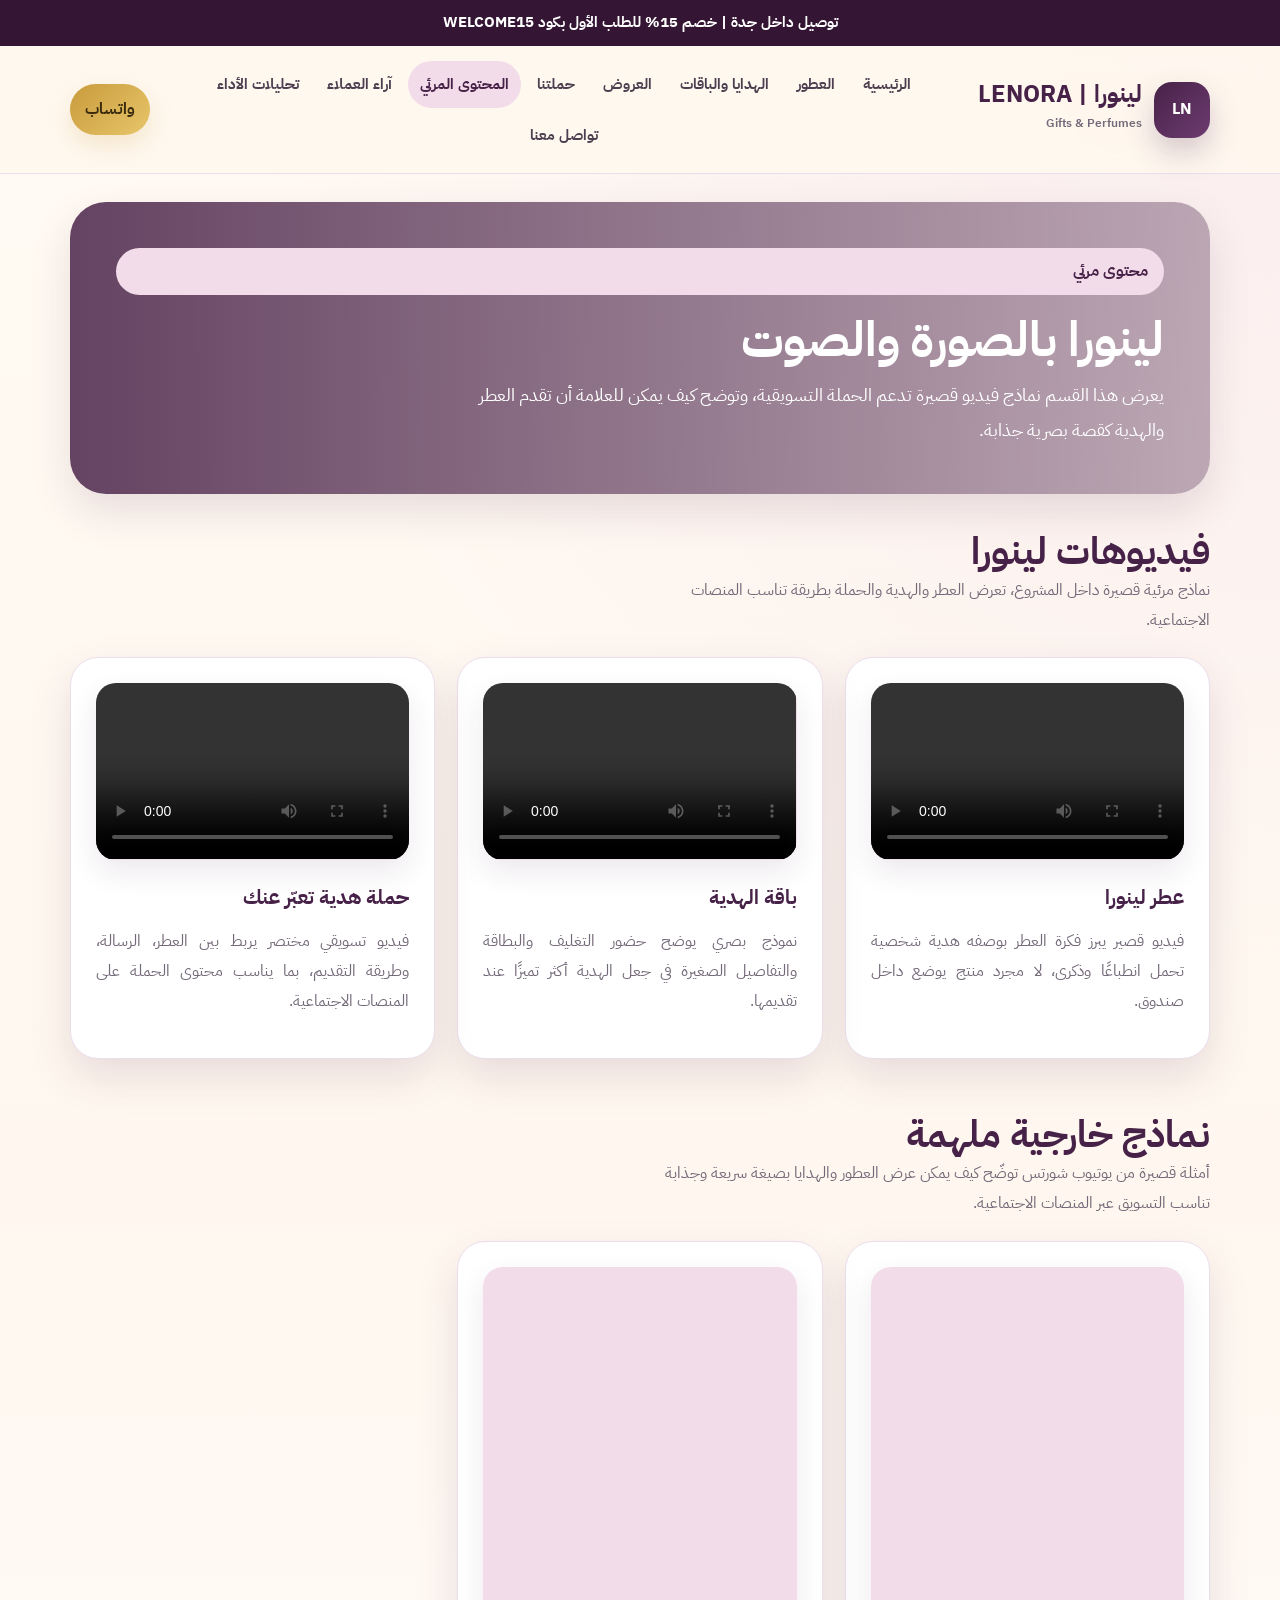
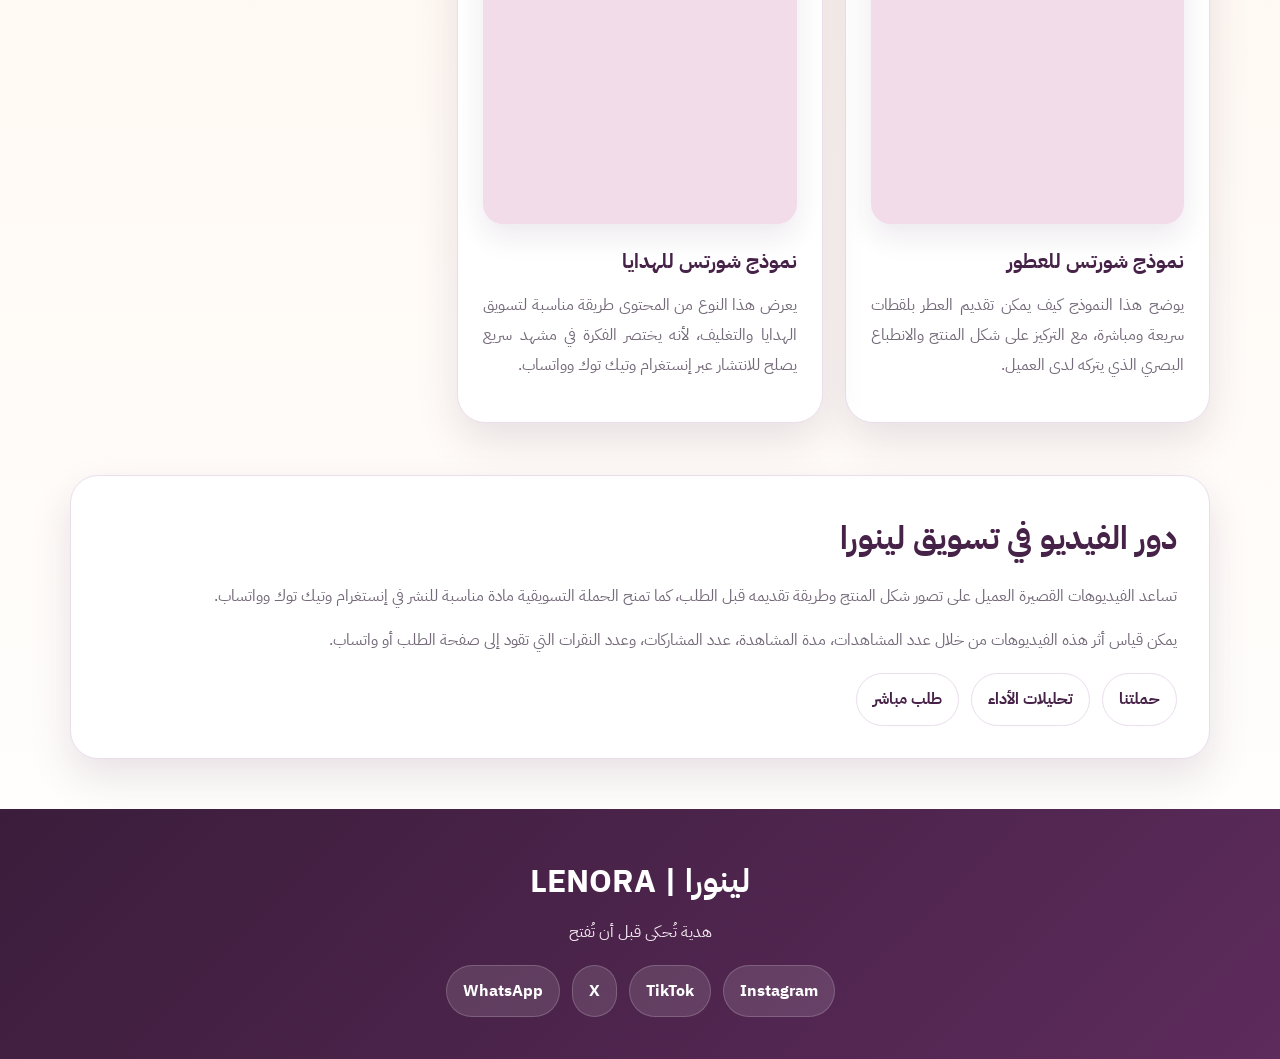
<file: media.html>
<!DOCTYPE html>
<html lang="ar" dir="rtl">
<head>
  <meta charset="UTF-8">
  <meta name="viewport" content="width=device-width, initial-scale=1.0">
  <title>لينورا | LENORA - المحتوى المرئي</title>
  <meta name="description" content="المحتوى المرئي لحملة لينورا التسويقية: فيديوهات قصيرة داعمة لفكرة العطور والهدايا.">
  <link rel="stylesheet" href="style.css">
</head>

<body>

<div class="topbar">توصيل داخل جدة | خصم 15% للطلب الأول بكود WELCOME15</div>

<header class="header">
  <nav class="nav">
    <a class="brand" href="index.html">
      <div class="logo">LN</div>
      <div>
        <h1>لينورا | LENORA</h1>
        <small>Gifts & Perfumes</small>
      </div>
    </a>

    <div class="links">
      <a href="index.html">الرئيسية</a>
      <a href="products.html">العطور</a>
      <a href="gifts.html">الهدايا والباقات</a>
      <a href="offers.html">العروض</a>
      <a href="campaign.html">حملتنا</a>
      <a href="media.html" class="active">المحتوى المرئي</a>
      <a href="reviews.html">آراء العملاء</a>
      <a href="analytics.html">تحليلات الأداء</a>
      <a href="contact.html">تواصل معنا</a>
    </div>

    <a class="whatsapp" href="https://wa.me/966501081628" target="_blank" rel="noopener noreferrer">واتساب</a>
  </nav>
</header>

<main>

<section class="page media">
  <span class="pill">محتوى مرئي</span>
  <h2>لينورا بالصورة والصوت</h2>
  <p>
    يعرض هذا القسم نماذج فيديو قصيرة تدعم الحملة التسويقية، وتوضح كيف يمكن للعلامة أن تقدم العطر والهدية كقصة بصرية جذابة.
  </p>
</section>

<section class="head">
  <div>
    <h2>فيديوهات لينورا</h2>
    <p>
      نماذج مرئية قصيرة داخل المشروع، تعرض العطر والهدية والحملة بطريقة تناسب المنصات الاجتماعية.
    </p>
  </div>
</section>

<section class="media-grid">

  <article class="media-card">
    <video controls preload="metadata">
      <source src="lenora-perfume.mp4" type="video/mp4">
      المتصفح لا يدعم تشغيل الفيديو.
    </video>

    <h3>عطر لينورا</h3>
    <p>
      فيديو قصير يبرز فكرة العطر بوصفه هدية شخصية تحمل انطباعًا وذكرى، لا مجرد منتج يوضع داخل صندوق.
    </p>
  </article>

  <article class="media-card">
    <video controls preload="metadata">
      <source src="lenora-gift.mp4" type="video/mp4">
      المتصفح لا يدعم تشغيل الفيديو.
    </video>

    <h3>باقة الهدية</h3>
    <p>
      نموذج بصري يوضح حضور التغليف والبطاقة والتفاصيل الصغيرة في جعل الهدية أكثر تميزًا عند تقديمها.
    </p>
  </article>

  <article class="media-card">
    <video controls preload="metadata">
      <source src="lenora-campaign.mp4" type="video/mp4">
      المتصفح لا يدعم تشغيل الفيديو.
    </video>

    <h3>حملة هدية تعبّر عنك</h3>
    <p>
      فيديو تسويقي مختصر يربط بين العطر، الرسالة، وطريقة التقديم، بما يناسب محتوى الحملة على المنصات الاجتماعية.
    </p>
  </article>

</section>

<section class="head">
  <div>
    <h2>نماذج خارجية ملهمة</h2>
    <p>
      أمثلة قصيرة من يوتيوب شورتس توضّح كيف يمكن عرض العطور والهدايا بصيغة سريعة وجذابة تناسب التسويق عبر المنصات الاجتماعية.
    </p>
  </div>
</section>

<section class="media-grid">

  <article class="media-card">
    <div class="shorts-frame">
      <iframe
        src="https://www.youtube.com/embed/wgmzoVAkpvM"
        title="نموذج فيديو قصير للعطور والهدايا"
        allow="accelerometer; autoplay; clipboard-write; encrypted-media; gyroscope; picture-in-picture; web-share"
        allowfullscreen>
      </iframe>
    </div>

    <h3>نموذج شورتس للعطور</h3>
    <p>
      يوضح هذا النموذج كيف يمكن تقديم العطر بلقطات سريعة ومباشرة، مع التركيز على شكل المنتج والانطباع البصري الذي يتركه لدى العميل.
    </p>
  </article>

  <article class="media-card">
    <div class="shorts-frame">
      <iframe
        src="https://www.youtube.com/embed/zz5qvGQQ4bk"
        title="نموذج فيديو قصير للهدايا والتغليف"
        allow="accelerometer; autoplay; clipboard-write; encrypted-media; gyroscope; picture-in-picture; web-share"
        allowfullscreen>
      </iframe>
    </div>

    <h3>نموذج شورتس للهدايا</h3>
    <p>
      يعرض هذا النوع من المحتوى طريقة مناسبة لتسويق الهدايا والتغليف، لأنه يختصر الفكرة في مشهد سريع يصلح للانتشار عبر إنستغرام وتيك توك وواتساب.
    </p>
  </article>

</section>

<section class="panel">
  <h3>دور الفيديو في تسويق لينورا</h3>
  <p>
    تساعد الفيديوهات القصيرة العميل على تصور شكل المنتج وطريقة تقديمه قبل الطلب، كما تمنح الحملة التسويقية مادة مناسبة للنشر في إنستغرام وتيك توك وواتساب.
  </p>

  <p>
    يمكن قياس أثر هذه الفيديوهات من خلال عدد المشاهدات، مدة المشاهدة، عدد المشاركات، وعدد النقرات التي تقود إلى صفحة الطلب أو واتساب.
  </p>

  <div class="social">
    <a href="campaign.html">حملتنا</a>
    <a href="analytics.html">تحليلات الأداء</a>
    <a href="contact.html">طلب مباشر</a>
  </div>
</section>

</main>

<footer class="footer">
  <h2>لينورا | LENORA</h2>
  <p>هدية تُحكى قبل أن تُفتح</p>

  <div class="social">
    <a href="https://www.instagram.com/" target="_blank" rel="noopener noreferrer">Instagram</a>
    <a href="https://www.tiktok.com/" target="_blank" rel="noopener noreferrer">TikTok</a>
    <a href="https://x.com/" target="_blank" rel="noopener noreferrer">X</a>
    <a href="https://wa.me/966501081628" target="_blank" rel="noopener noreferrer">WhatsApp</a>
  </div>
</footer>

</body>
</html>
</file>
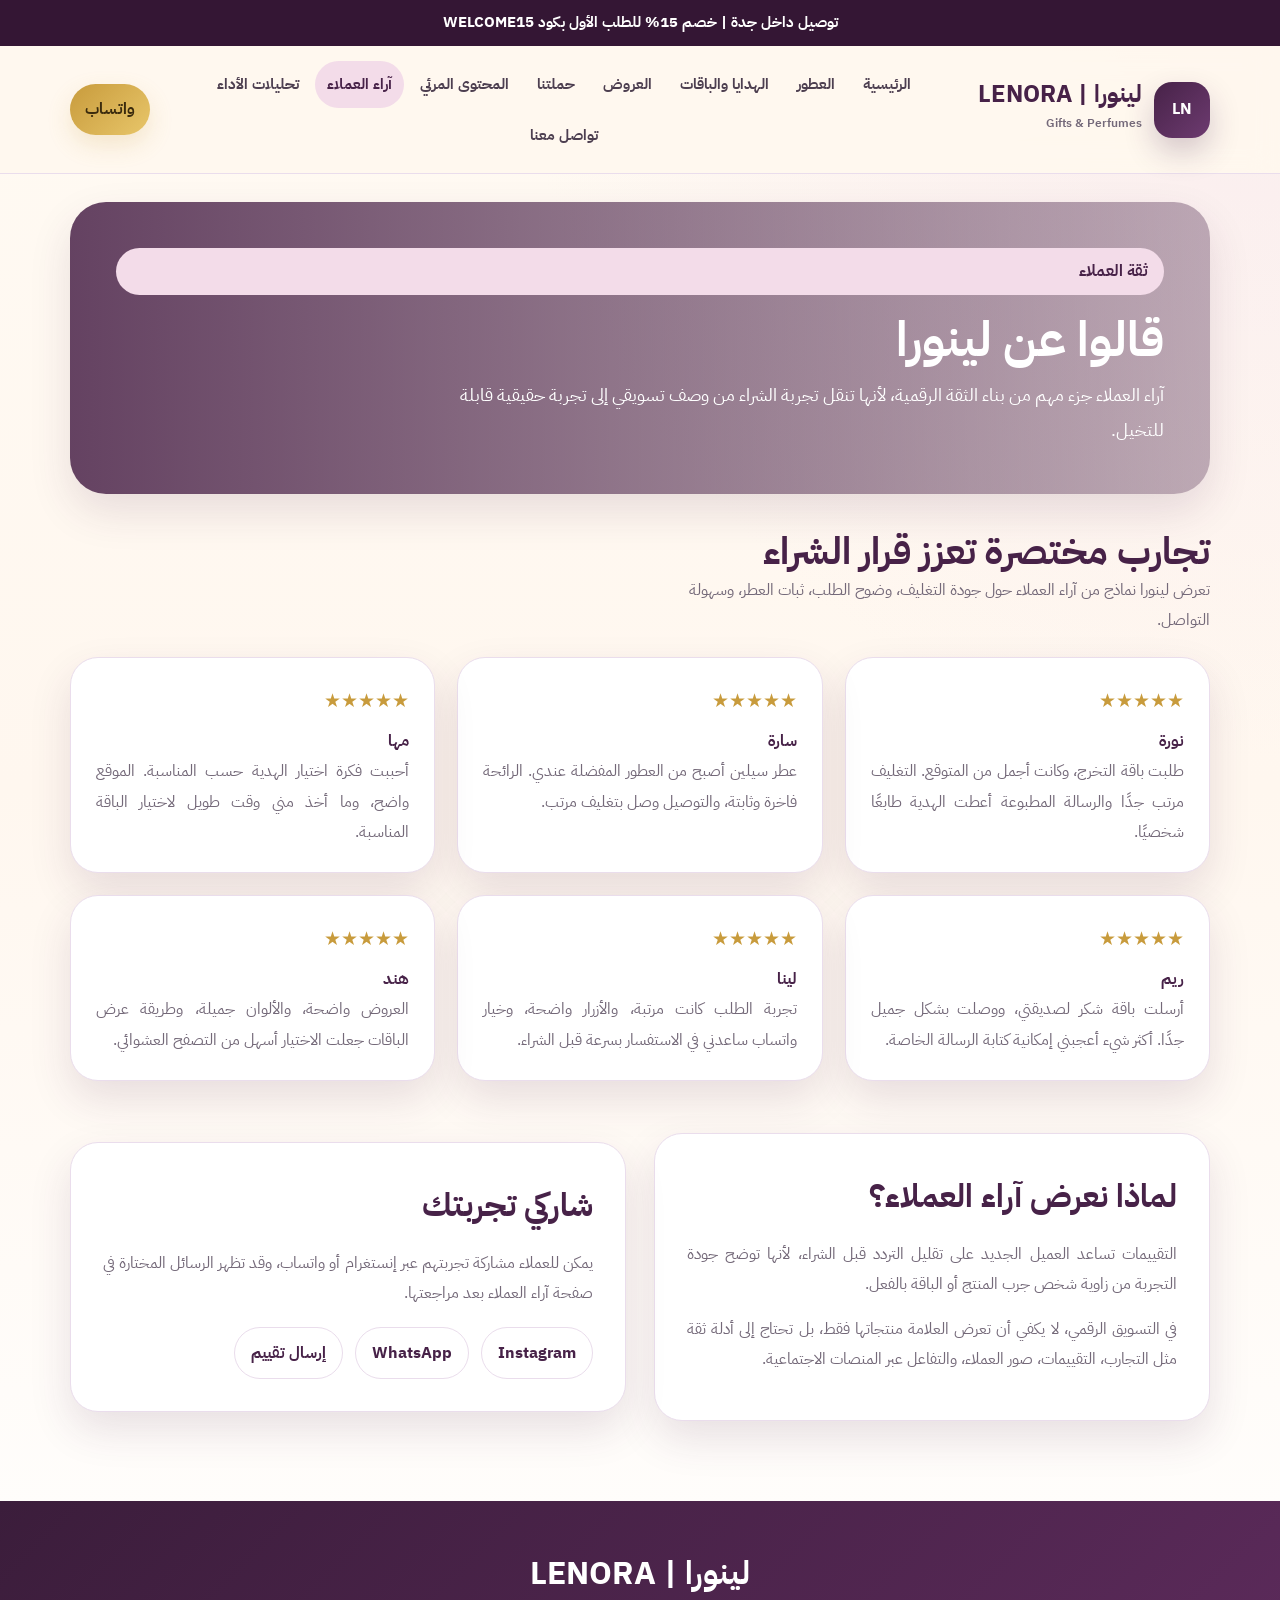
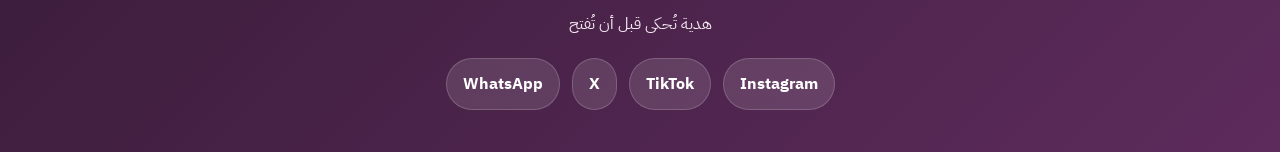
<file: reviews.html>
<!DOCTYPE html>
<html lang="ar" dir="rtl">
<head>
  <meta charset="UTF-8">
  <meta name="viewport" content="width=device-width, initial-scale=1.0">
  <title>لينورا | LENORA - آراء العملاء</title>
  <meta name="description" content="آراء وتجارب عملاء لينورا مع العطور والهدايا والباقات.">
  <link rel="stylesheet" href="style.css">
</head>

<body>

<div class="topbar">توصيل داخل جدة | خصم 15% للطلب الأول بكود WELCOME15</div>

<header class="header">
  <nav class="nav">
    <a class="brand" href="index.html">
      <div class="logo">LN</div>
      <div>
        <h1>لينورا | LENORA</h1>
        <small>Gifts & Perfumes</small>
      </div>
    </a>

    <div class="links">
      <a href="index.html">الرئيسية</a>
      <a href="products.html">العطور</a>
      <a href="gifts.html">الهدايا والباقات</a>
      <a href="offers.html">العروض</a>
      <a href="campaign.html">حملتنا</a>
      <a href="media.html">المحتوى المرئي</a>
      <a href="reviews.html" class="active">آراء العملاء</a>
      <a href="analytics.html">تحليلات الأداء</a>
      <a href="contact.html">تواصل معنا</a>
    </div>

    <a class="whatsapp" href="https://wa.me/966501081628" target="_blank" rel="noopener noreferrer">واتساب</a>
  </nav>
</header>

<main>

<section class="page reviews">
  <span class="pill">ثقة العملاء</span>
  <h2>قالوا عن لينورا</h2>
  <p>
    آراء العملاء جزء مهم من بناء الثقة الرقمية، لأنها تنقل تجربة الشراء من وصف تسويقي إلى تجربة حقيقية قابلة للتخيل.
  </p>
</section>

<section class="head">
  <div>
    <h2>تجارب مختصرة تعزز قرار الشراء</h2>
    <p>
      تعرض لينورا نماذج من آراء العملاء حول جودة التغليف، وضوح الطلب، ثبات العطر، وسهولة التواصل.
    </p>
  </div>
</section>

<section class="review-grid">

  <div class="review">
    <div class="stars">★★★★★</div>
    <strong>نورة</strong>
    <p>
      طلبت باقة التخرج، وكانت أجمل من المتوقع. التغليف مرتب جدًا والرسالة المطبوعة أعطت الهدية طابعًا شخصيًا.
    </p>
  </div>

  <div class="review">
    <div class="stars">★★★★★</div>
    <strong>سارة</strong>
    <p>
      عطر سيلين أصبح من العطور المفضلة عندي. الرائحة فاخرة وثابتة، والتوصيل وصل بتغليف مرتب.
    </p>
  </div>

  <div class="review">
    <div class="stars">★★★★★</div>
    <strong>مها</strong>
    <p>
      أحببت فكرة اختيار الهدية حسب المناسبة. الموقع واضح، وما أخذ مني وقت طويل لاختيار الباقة المناسبة.
    </p>
  </div>

  <div class="review">
    <div class="stars">★★★★★</div>
    <strong>ريم</strong>
    <p>
      أرسلت باقة شكر لصديقتي، ووصلت بشكل جميل جدًا. أكثر شيء أعجبني إمكانية كتابة الرسالة الخاصة.
    </p>
  </div>

  <div class="review">
    <div class="stars">★★★★★</div>
    <strong>لينا</strong>
    <p>
      تجربة الطلب كانت مرتبة، والأزرار واضحة، وخيار واتساب ساعدني في الاستفسار بسرعة قبل الشراء.
    </p>
  </div>

  <div class="review">
    <div class="stars">★★★★★</div>
    <strong>هند</strong>
    <p>
      العروض واضحة، والألوان جميلة، وطريقة عرض الباقات جعلت الاختيار أسهل من التصفح العشوائي.
    </p>
  </div>

</section>

<section class="split">
  <div class="panel">
    <h3>لماذا نعرض آراء العملاء؟</h3>
    <p>
      التقييمات تساعد العميل الجديد على تقليل التردد قبل الشراء، لأنها توضح جودة التجربة من زاوية شخص جرب المنتج أو الباقة بالفعل.
    </p>
    <p>
      في التسويق الرقمي، لا يكفي أن تعرض العلامة منتجاتها فقط، بل تحتاج إلى أدلة ثقة مثل التجارب، التقييمات، صور العملاء، والتفاعل عبر المنصات الاجتماعية.
    </p>
  </div>

  <div class="panel">
    <h3>شاركي تجربتك</h3>
    <p>
      يمكن للعملاء مشاركة تجربتهم عبر إنستغرام أو واتساب، وقد تظهر الرسائل المختارة في صفحة آراء العملاء بعد مراجعتها.
    </p>

    <div class="social">
      <a href="https://www.instagram.com/" target="_blank" rel="noopener noreferrer">Instagram</a>
      <a href="https://wa.me/966501081628" target="_blank" rel="noopener noreferrer">WhatsApp</a>
      <a href="contact.html">إرسال تقييم</a>
    </div>
  </div>
</section>

</main>

<footer class="footer">
  <h2>لينورا | LENORA</h2>
  <p>هدية تُحكى قبل أن تُفتح</p>

  <div class="social">
    <a href="https://www.instagram.com/" target="_blank" rel="noopener noreferrer">Instagram</a>
    <a href="https://www.tiktok.com/" target="_blank" rel="noopener noreferrer">TikTok</a>
    <a href="https://x.com/" target="_blank" rel="noopener noreferrer">X</a>
    <a href="https://wa.me/966501081628" target="_blank" rel="noopener noreferrer">WhatsApp</a>
  </div>
</footer>

</body>
</html>
</file>
<file: style.css>
@import url('https://fonts.googleapis.com/css2?family=IBM+Plex+Sans+Arabic:wght@400;500;600;700;800&display=swap');

:root{
  --plum:#472248;
  --plum-dark:#341634;
  --plum-soft:#6d3b70;
  --rose:#f3dce9;
  --rose-light:#fbf0f6;
  --cream:#fff8ef;
  --cream-2:#fff3e6;
  --gold:#c89b3c;
  --gold-light:#e8c66a;
  --ink:#2b2230;
  --muted:#746979;
  --line:#eaddec;
  --white:#ffffff;
  --shadow:0 18px 42px rgba(75,36,74,.13);
}

*{
  box-sizing:border-box;
  margin:0;
  padding:0;
}

html{
  scroll-behavior:smooth;
}

body{
  direction:rtl;
  font-family:'IBM Plex Sans Arabic', Tahoma, Arial, sans-serif;
  background:
    radial-gradient(circle at top right, rgba(243,220,233,.45), transparent 35%),
    linear-gradient(180deg,#fffaf3,#fff7ef 45%,#ffffff);
  color:var(--ink);
  line-height:1.9;
}

a{
  text-decoration:none;
  color:inherit;
}

img{
  max-width:100%;
  display:block;
}

.topbar{
  background:var(--plum-dark);
  color:#fff;
  text-align:center;
  padding:9px 16px;
  font-size:.92rem;
  font-weight:700;
}

.header{
  position:sticky;
  top:0;
  z-index:50;
  background:rgba(255,248,239,.94);
  backdrop-filter:blur(14px);
  border-bottom:1px solid var(--line);
}

.nav{
  max-width:1180px;
  margin:auto;
  display:flex;
  align-items:center;
  justify-content:space-between;
  gap:18px;
  padding:15px 20px;
}

.brand{
  display:flex;
  align-items:center;
  gap:12px;
  flex:none;
}

.logo{
  width:56px;
  height:56px;
  border-radius:18px;
  display:grid;
  place-items:center;
  background:linear-gradient(135deg,var(--plum),var(--plum-soft));
  color:#fff;
  font-weight:800;
  letter-spacing:.5px;
  box-shadow:0 14px 30px rgba(75,36,74,.23);
}

.brand h1{
  color:var(--plum);
  font-size:1.48rem;
  line-height:1.1;
  font-weight:800;
}

.brand small{
  color:var(--muted);
  font-size:.78rem;
  font-weight:600;
}

.links{
  display:flex;
  align-items:center;
  gap:4px;
  flex-wrap:wrap;
  justify-content:center;
}

.links a{
  padding:9px 12px;
  border-radius:999px;
  font-size:.94rem;
  color:#4d3f50;
  font-weight:700;
  transition:.2s ease;
}

.links a:hover,
.links a.active{
  background:var(--rose);
  color:var(--plum);
}

.whatsapp{
  background:linear-gradient(135deg,var(--gold),var(--gold-light));
  color:#3b2b0d;
  padding:10px 15px;
  border-radius:999px;
  font-weight:800;
  white-space:nowrap;
  box-shadow:0 10px 24px rgba(200,155,60,.20);
}

main{
  max-width:1180px;
  margin:auto;
  padding:28px 20px 0;
}

/* الصفحة الرئيسية */

.hero{
  display:grid;
  grid-template-columns:1.04fr .96fr;
  gap:34px;
  align-items:center;
  min-height:600px;
  padding:35px 0 55px;
}

.pill{
  display:inline-flex;
  align-items:center;
  background:var(--rose);
  color:var(--plum);
  padding:8px 16px;
  border-radius:999px;
  font-weight:800;
  margin-bottom:18px;
}

.hero h2{
  font-size:4rem;
  line-height:1.12;
  color:var(--plum);
  font-weight:800;
  margin-bottom:18px;
  letter-spacing:-.8px;
}

.hero p{
  color:#5d5160;
  font-size:1.14rem;
  margin-bottom:16px;
  max-width:640px;
}

.buttons{
  display:flex;
  gap:14px;
  flex-wrap:wrap;
  margin-top:24px;
}

.btn{
  display:inline-flex;
  align-items:center;
  justify-content:center;
  border:none;
  border-radius:18px;
  padding:12px 21px;
  font-family:inherit;
  font-weight:800;
  cursor:pointer;
  transition:.2s ease;
  font-size:1rem;
}

.btn:hover{
  transform:translateY(-2px);
}

.primary{
  background:linear-gradient(135deg,var(--plum),var(--plum-soft));
  color:#fff;
}

.light{
  background:#fff;
  border:1px solid var(--line);
  color:var(--plum);
}

.gold{
  background:linear-gradient(135deg,var(--gold),var(--gold-light));
  color:#38260c;
}

.visual{
  min-height:520px;
  border-radius:42px;
  background:
    linear-gradient(rgba(75,36,74,.08),rgba(75,36,74,.1)),
    url('https://images.unsplash.com/photo-1592945403244-b3fbafd7f539?auto=format&fit=crop&w=1100&q=80') center/cover;
  box-shadow:var(--shadow);
  position:relative;
  overflow:hidden;
}

.float{
  position:absolute;
  right:26px;
  bottom:26px;
  background:rgba(255,255,255,.92);
  border-radius:24px;
  padding:18px 21px;
  max-width:330px;
  box-shadow:0 16px 38px rgba(0,0,0,.12);
}

.float strong{
  display:block;
  color:var(--plum);
  font-size:1.18rem;
  margin-bottom:4px;
}

.float span{
  color:var(--muted);
  font-weight:600;
}

.head{
  display:flex;
  justify-content:space-between;
  gap:18px;
  align-items:flex-end;
  margin:26px 0 22px;
}

.head h2{
  color:var(--plum);
  font-size:2.35rem;
  font-weight:800;
  line-height:1.25;
}

.head p{
  color:var(--muted);
  max-width:560px;
}

.features,
.cards{
  display:grid;
  grid-template-columns:repeat(4,1fr);
  gap:20px;
  margin-bottom:48px;
}

.feature,
.card,
.panel,
.review,
.metric,
.form-card{
  background:#fff;
  border:1px solid var(--line);
  border-radius:28px;
  box-shadow:var(--shadow);
}

.feature{
  padding:24px;
}

.icon{
  width:50px;
  height:50px;
  border-radius:16px;
  display:grid;
  place-items:center;
  background:var(--rose);
  color:var(--plum);
  font-size:1.3rem;
  margin-bottom:14px;
}

.feature h3,
.card h3,
.panel h3,
.review strong,
.metric strong{
  color:var(--plum);
  font-weight:800;
}

.feature h3{
  font-size:1.2rem;
  margin-bottom:8px;
}

.feature p,
.card p,
.panel p,
.review p,
.metric p{
  color:var(--muted);
  text-align:justify;
}

/* هيرو الصفحات الداخلية */

.page{
  min-height:290px;
  border-radius:36px;
  padding:46px;
  margin-bottom:34px;
  color:#fff;
  display:flex;
  flex-direction:column;
  justify-content:center;
  background:
    linear-gradient(90deg,rgba(75,36,74,.86),rgba(75,36,74,.36)),
    url('https://images.unsplash.com/photo-1608571423902-eed4a5ad8108?auto=format&fit=crop&w=1400&q=80') center/cover;
  box-shadow:var(--shadow);
}

.page h2{
  font-size:3rem;
  line-height:1.15;
  font-weight:800;
}

.page p{
  font-size:1.15rem;
  margin-top:10px;
  max-width:720px;
}

.products{
  background-image:
    linear-gradient(90deg,rgba(75,36,74,.86),rgba(75,36,74,.36)),
    url('https://images.unsplash.com/photo-1595425964272-5437c7c983a3?auto=format&fit=crop&w=1400&q=80');
}

.gifts{
  background-image:
    linear-gradient(90deg,rgba(75,36,74,.86),rgba(75,36,74,.36)),
    url('https://images.unsplash.com/photo-1549465220-1a8b9238cd48?auto=format&fit=crop&w=1400&q=80');
}

.offers{
  background-image:
    linear-gradient(90deg,rgba(75,36,74,.86),rgba(75,36,74,.36)),
    url('https://images.unsplash.com/photo-1512909006721-3d6018887383?auto=format&fit=crop&w=1400&q=80');
}

.campaign{
  background-image:
    linear-gradient(90deg,rgba(75,36,74,.86),rgba(75,36,74,.36)),
    url('https://images.unsplash.com/photo-1513201099705-a9746e1e201f?auto=format&fit=crop&w=1400&q=80');
}

.reviews{
  background-image:
    linear-gradient(90deg,rgba(75,36,74,.86),rgba(75,36,74,.36)),
    url('https://images.unsplash.com/photo-1511988617509-a57c8a288659?auto=format&fit=crop&w=1400&q=80');
}

.analytics{
  background-image:
    linear-gradient(90deg,rgba(75,36,74,.86),rgba(75,36,74,.36)),
    url('https://images.unsplash.com/photo-1551288049-bebda4e38f71?auto=format&fit=crop&w=1400&q=80');
}

.media{
  background-image:
    linear-gradient(90deg,rgba(75,36,74,.86),rgba(75,36,74,.36)),
    url('https://images.unsplash.com/photo-1516321318423-f06f85e504b3?auto=format&fit=crop&w=1400&q=80');
}

.contact{
  background-image:
    linear-gradient(90deg,rgba(75,36,74,.86),rgba(75,36,74,.36)),
    url('https://images.unsplash.com/photo-1485217988980-11786ced9454?auto=format&fit=crop&w=1400&q=80');
}

/* المنتجات والباقات */

.card{
  overflow:hidden;
  display:flex;
  flex-direction:column;
}

.card img{
  width:100%;
  height:230px;
  object-fit:cover;
}

.card-body{
  padding:22px;
  display:flex;
  flex-direction:column;
  flex:1;
}

.card h3{
  font-size:1.25rem;
  margin-bottom:8px;
}

.card p{
  font-size:.98rem;
}

.price{
  display:block;
  margin:14px 0;
  color:#9a6a19;
  font-weight:800;
}

.card .btn{
  margin-top:auto;
}

/* أقسام مرنة */

.split{
  display:grid;
  grid-template-columns:1fr 1fr;
  gap:28px;
  align-items:center;
  margin-bottom:52px;
}

.panel{
  padding:32px;
  margin-bottom:28px;
}

.panel h3{
  font-size:2rem;
  margin-bottom:12px;
}

.panel p{
  margin-bottom:14px;
}

.panel ul{
  padding-right:22px;
  color:var(--muted);
}

.panel li{
  margin-bottom:8px;
}

.box-img{
  min-height:380px;
  border-radius:30px;
  background:
    linear-gradient(rgba(255,255,255,.10),rgba(75,36,74,.14)),
    url('https://images.unsplash.com/photo-1513201099705-a9746e1e201f?auto=format&fit=crop&w=1100&q=80') center/cover;
  box-shadow:var(--shadow);
}

/* آراء العملاء وتحليلات الأداء والمحتوى المرئي */

.review-grid,
.metric-grid,
.media-grid{
  display:grid;
  grid-template-columns:repeat(3,1fr);
  gap:22px;
  margin-bottom:52px;
}

.review,
.metric,
.media-card{
  padding:25px;
}

.media-card{
  background:#fff;
  border:1px solid var(--line);
  border-radius:28px;
  box-shadow:var(--shadow);
}

.media-card h3{
  color:var(--plum);
  font-size:1.25rem;
  margin-bottom:10px;
  font-weight:800;
}

.media-card p{
  color:var(--muted);
  text-align:justify;
  margin-bottom:16px;
}

.media-card a{
  display:inline-flex;
  padding:10px 16px;
  border-radius:999px;
  background:var(--plum);
  color:#fff;
  font-weight:800;
}

/* فيديوهات داخلية MP4 */

.media-card video{
  width:100%;
  aspect-ratio:16 / 9;
  border-radius:20px;
  display:block;
  object-fit:cover;
  margin-bottom:18px;
  background:var(--rose);
  box-shadow:0 12px 28px rgba(75,36,74,.10);
}

/* فيديوهات يوتيوب شورتس */

.shorts-frame{
  position:relative;
  width:100%;
  aspect-ratio:9 / 16;
  max-height:620px;
  border-radius:20px;
  overflow:hidden;
  margin-bottom:18px;
  background:var(--rose);
  box-shadow:0 12px 28px rgba(75,36,74,.10);
}

.shorts-frame iframe{
  width:100%;
  height:100%;
  border:0;
  display:block;
}

.stars{
  color:var(--gold);
  font-size:1.2rem;
  margin-bottom:6px;
}

.social{
  display:flex;
  gap:12px;
  flex-wrap:wrap;
  margin-top:18px;
}

.social a{
  background:#fff;
  border:1px solid var(--line);
  color:var(--plum);
  padding:10px 16px;
  border-radius:999px;
  font-weight:800;
}

/* نموذج التواصل */

.form-card{
  padding:32px;
  margin-bottom:40px;
}

.form-grid{
  display:grid;
  grid-template-columns:1fr 1fr;
  gap:18px;
}

.full{
  grid-column:1/-1;
}

label{
  display:block;
  font-weight:800;
  color:var(--plum);
  margin-bottom:8px;
}

input,
select,
textarea{
  width:100%;
  border:1px solid var(--line);
  border-radius:16px;
  padding:13px 15px;
  font-family:inherit;
  font-size:1rem;
  background:#fffafc;
}

input:focus,
select:focus,
textarea:focus{
  outline:2px solid rgba(185,130,169,.25);
  border-color:var(--plum-soft);
}

.team{
  display:grid;
  grid-template-columns:repeat(3,1fr);
  gap:14px;
}

.member{
  background:#fff7ef;
  border:1px solid var(--line);
  border-radius:18px;
  padding:14px;
  font-weight:800;
  color:var(--plum);
}

.member span{
  display:block;
  color:var(--muted);
  font-size:.9rem;
}

/* الفوتر */

.footer{
  background:linear-gradient(135deg,#3b1d3b,#5d2b5c);
  color:#fff;
  margin-top:50px;
  padding:42px 20px;
  text-align:center;
}

.footer h2{
  font-size:2rem;
  font-weight:800;
  margin-bottom:5px;
}

.footer p{
  color:#f5e9f2;
}

.footer .social{
  justify-content:center;
}

.footer .social a{
  background:rgba(255,255,255,.12);
  color:#fff;
  border-color:rgba(255,255,255,.18);
}

/* تجاوب التابلت */

@media(max-width:980px){
  .hero,
  .split{
    grid-template-columns:1fr;
  }

  .features,
  .cards{
    grid-template-columns:repeat(2,1fr);
  }

  .review-grid,
  .metric-grid,
  .media-grid{
    grid-template-columns:1fr;
  }

  .hero h2{
    font-size:3rem;
  }

  .team{
    grid-template-columns:repeat(2,1fr);
  }
}

/* تجاوب الجوال */

@media(max-width:680px){
  .nav{
    display:block;
  }

  .brand{
    margin-bottom:10px;
  }

  .links{
    justify-content:flex-start;
    overflow-x:auto;
    flex-wrap:nowrap;
    padding-bottom:6px;
  }

  .links a{
    white-space:nowrap;
  }

  .whatsapp{
    display:inline-flex;
    margin-top:10px;
  }

  main{
    padding:18px 14px 0;
  }

  .hero{
    padding:22px 0 40px;
  }

  .hero h2{
    font-size:2.35rem;
  }

  .visual{
    min-height:360px;
    border-radius:28px;
  }

  .features,
  .cards,
  .form-grid,
  .team{
    grid-template-columns:1fr;
  }

  .page{
    padding:30px 24px;
    border-radius:26px;
  }

  .page h2{
    font-size:2.15rem;
  }

  .head{
    display:block;
  }

  .head h2{
    font-size:2rem;
    margin-bottom:8px;
  }

  .card img{
    height:210px;
  }

  .media-card{
    padding:18px;
  }

  .shorts-frame{
    max-height:560px;
  }
  }
</file>
